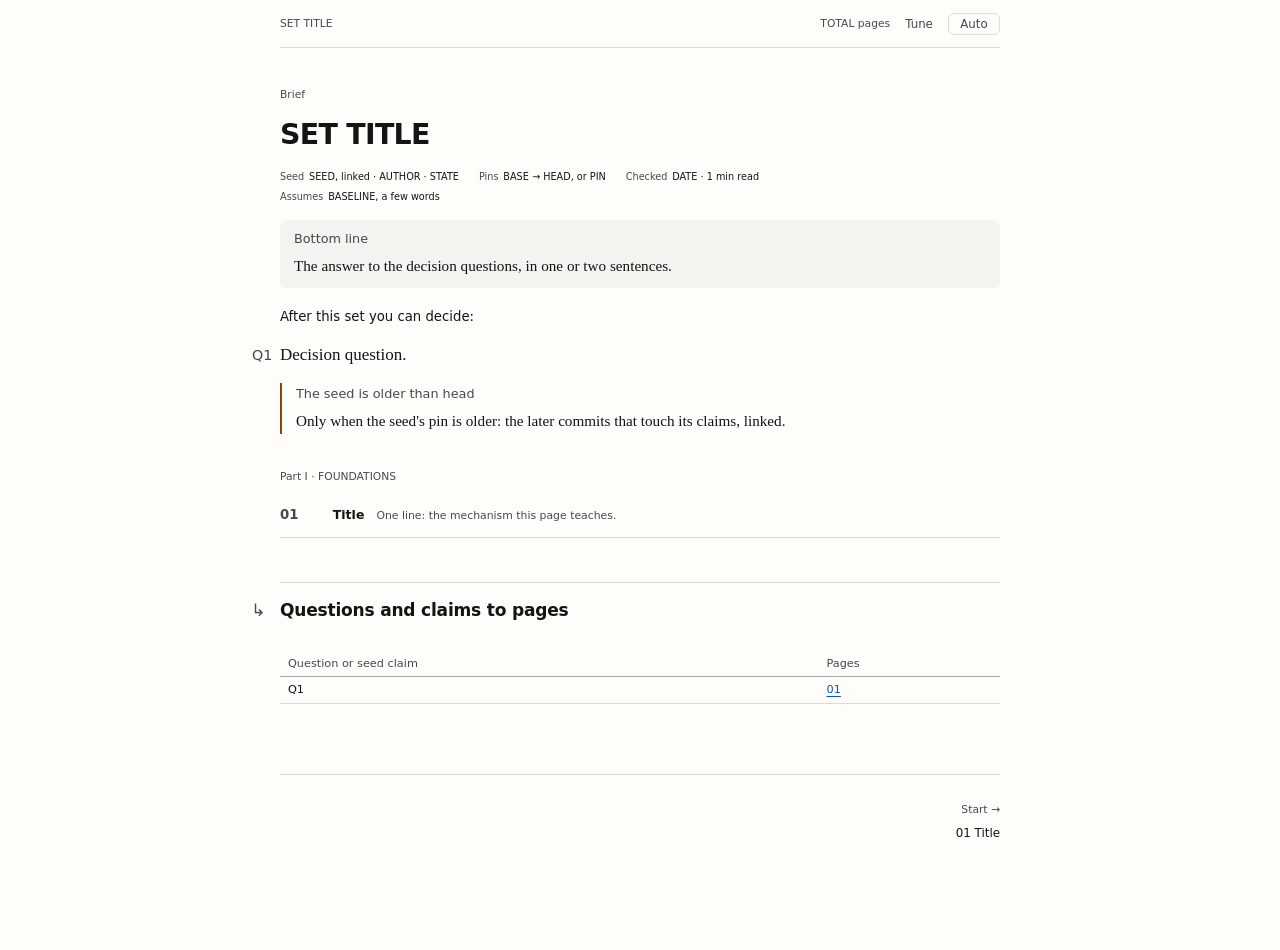
<file: agents/skills/briefing/assets/index.html>
<!doctype html>
<html lang="en">
<head>
<meta charset="utf-8">
<meta name="viewport" content="width=device-width, initial-scale=1">
<title>SET TITLE</title>
<link rel="stylesheet" href="brief.css">
<script src="brief.js"></script>
</head>
<body>
<main>
<div class="topbar">
  <a href="index.html">SET TITLE</a>
  <span>TOTAL pages <button class="theme-toggle" type="button" aria-label="Theme">Auto</button></span>
</div>

<div class="kicker">Brief</div>
<h1>SET TITLE</h1>
<dl class="meta">
  <div><dt>Seed</dt><dd>SEED, linked · AUTHOR · STATE</dd></div>
  <div><dt>Pins</dt><dd>BASE → HEAD, or PIN</dd></div>
  <div><dt>Checked</dt><dd>DATE · <span class="rt"></span></dd></div>
  <div class="own"><dt>Assumes</dt><dd>BASELINE, a few words</dd></div>
</dl>


<div class="callout tldr">
  <div class="callout-title">Bottom line</div>
  <p>The answer to the decision questions, in one or two sentences.</p>
</div>

<p><span class="rh">After this set you can decide:</span></p>
<ol class="questions">
  <li>Decision question.</li>
</ol>

<div class="callout warn">
  <div class="callout-title">The seed is older than head</div>
  <p>Only when the seed's pin is older: the later commits that touch its claims, linked.</p>
</div>

<div class="parts">
  <div class="part-title">Part I · FOUNDATIONS</div>
  <ul class="cards">
    <li><a href="01-SLUG.html"><span class="num">01</span><span class="t">Title</span><span class="d">One line: the mechanism this page teaches.</span></a></li>
  </ul>
</div>

<h2 id="map"><span class="n">↳</span>Questions and claims to pages</h2>
<div class="table-wrap"><table>
  <tr><th>Question or seed claim</th><th>Pages</th></tr>
  <tr><td>Q1</td><td><a href="01-SLUG.html">01</a></td></tr>
</table></div>

<div class="pager">
  <a class="next" href="01-SLUG.html"><small>Start →</small>01 Title</a>
</div>
</main>
</body>
</html>
</file>
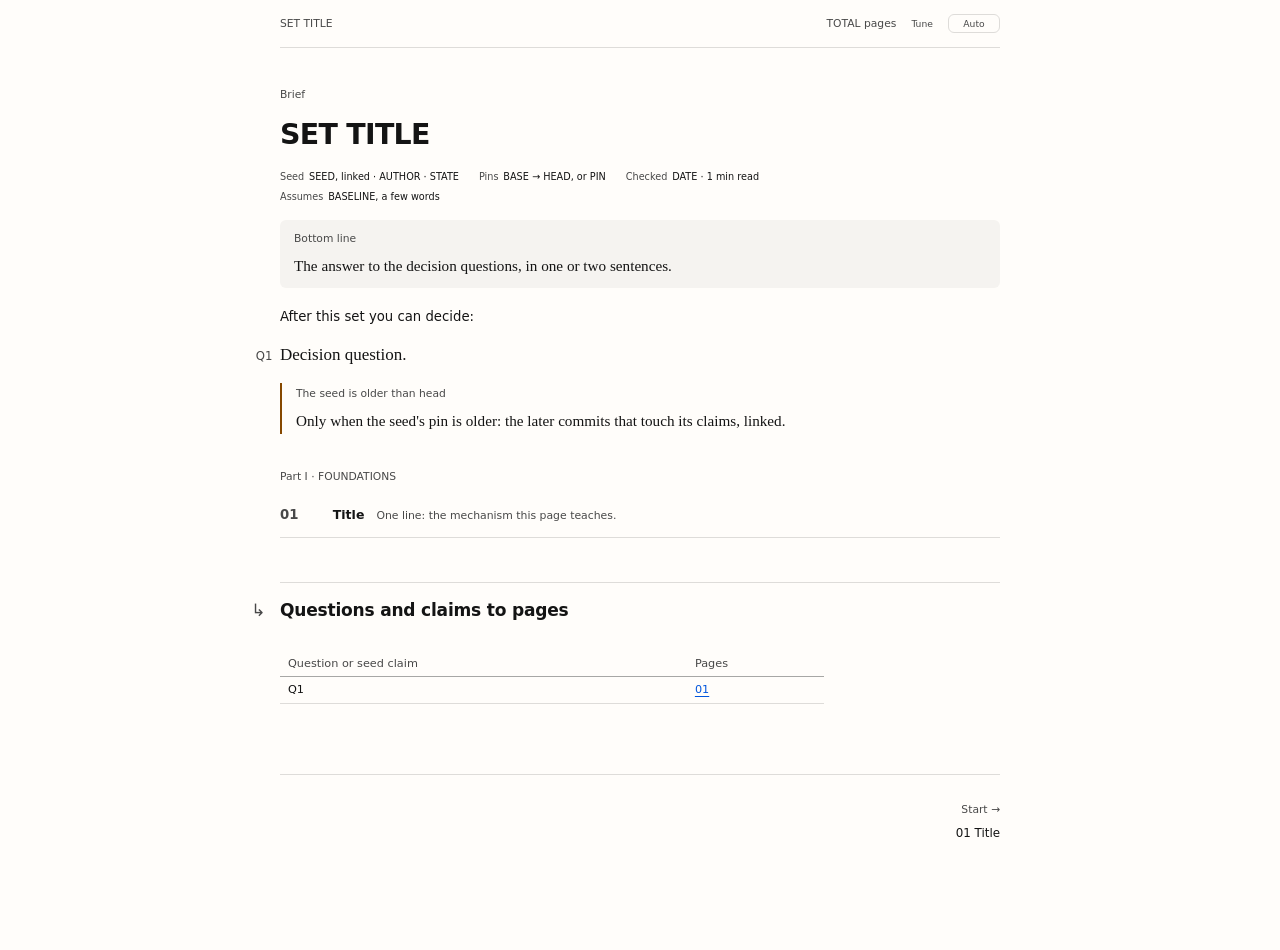
<file: agents/skills/typesetting/kit/index.html>
<!doctype html>
<html lang="en">
<head>
<meta charset="utf-8">
<meta name="viewport" content="width=device-width, initial-scale=1">
<title>SET TITLE</title>
<link rel="stylesheet" href="page.css">
<script src="page.js"></script>
</head>
<body>
<main>
<div class="topbar">
  <a href="index.html">SET TITLE</a>
  <span>TOTAL pages <button class="theme-toggle" type="button" aria-label="Theme">Auto</button></span>
</div>

<div class="kicker">Brief</div>
<h1>SET TITLE</h1>
<dl class="meta">
  <div><dt>Seed</dt><dd>SEED, linked · AUTHOR · STATE</dd></div>
  <div><dt>Pins</dt><dd>BASE → HEAD, or PIN</dd></div>
  <div><dt>Checked</dt><dd>DATE · <span class="rt"></span></dd></div>
  <div class="own"><dt>Assumes</dt><dd>BASELINE, a few words</dd></div>
</dl>


<div class="callout tldr">
  <div class="callout-title">Bottom line</div>
  <p>The answer to the decision questions, in one or two sentences.</p>
</div>

<p><span class="rh">After this set you can decide:</span></p>
<ol class="questions">
  <li>Decision question.</li>
</ol>

<div class="callout warn">
  <div class="callout-title">The seed is older than head</div>
  <p>Only when the seed's pin is older: the later commits that touch its claims, linked.</p>
</div>

<div class="parts">
  <div class="part-title">Part I · FOUNDATIONS</div>
  <ul class="cards">
    <li><a href="01-SLUG.html"><span class="num">01</span><span class="t">Title</span><span class="d">One line: the mechanism this page teaches.</span></a></li>
  </ul>
</div>

<h2 id="map"><span class="n">↳</span>Questions and claims to pages</h2>
<div class="table-wrap"><table>
  <tr><th>Question or seed claim</th><th>Pages</th></tr>
  <tr><td>Q1</td><td><a href="01-SLUG.html">01</a></td></tr>
</table></div>

<div class="pager">
  <a class="next" href="01-SLUG.html"><small>Start →</small>01 Title</a>
</div>
</main>
</body>
</html>
</file>
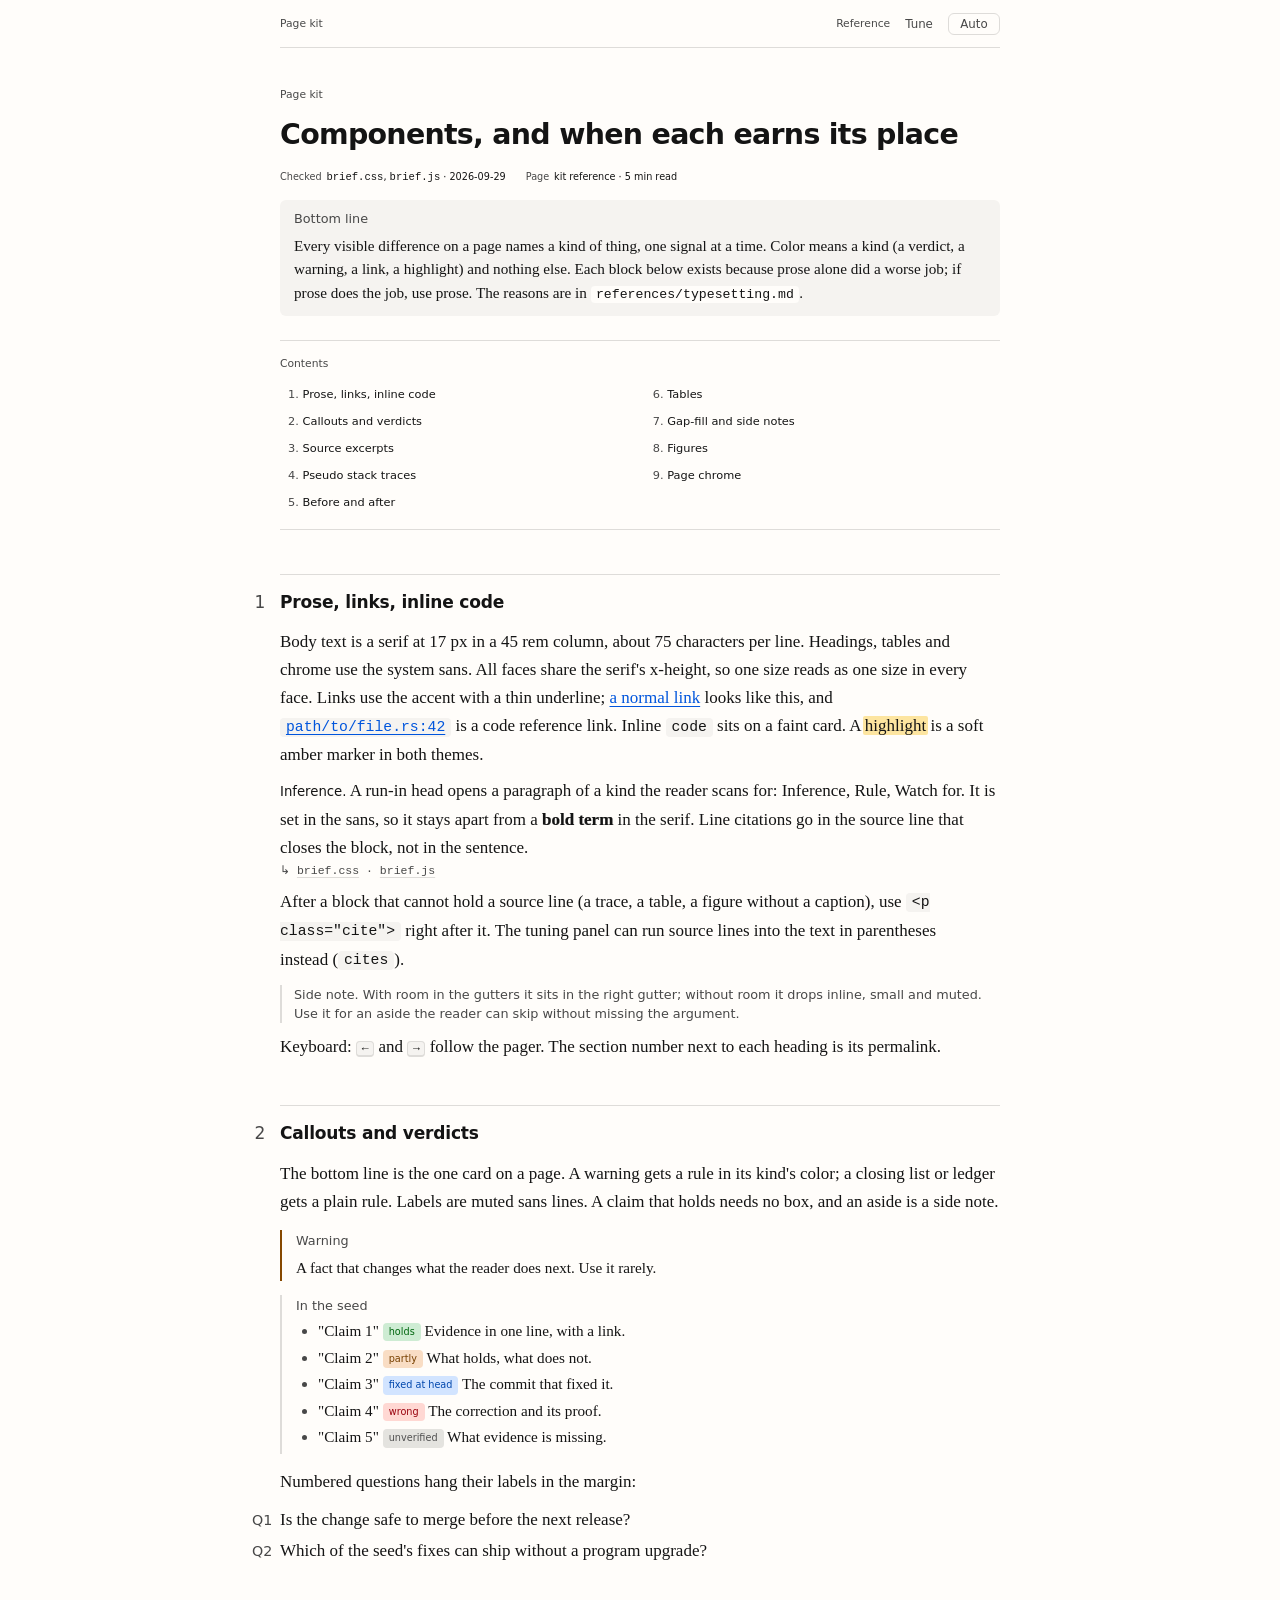
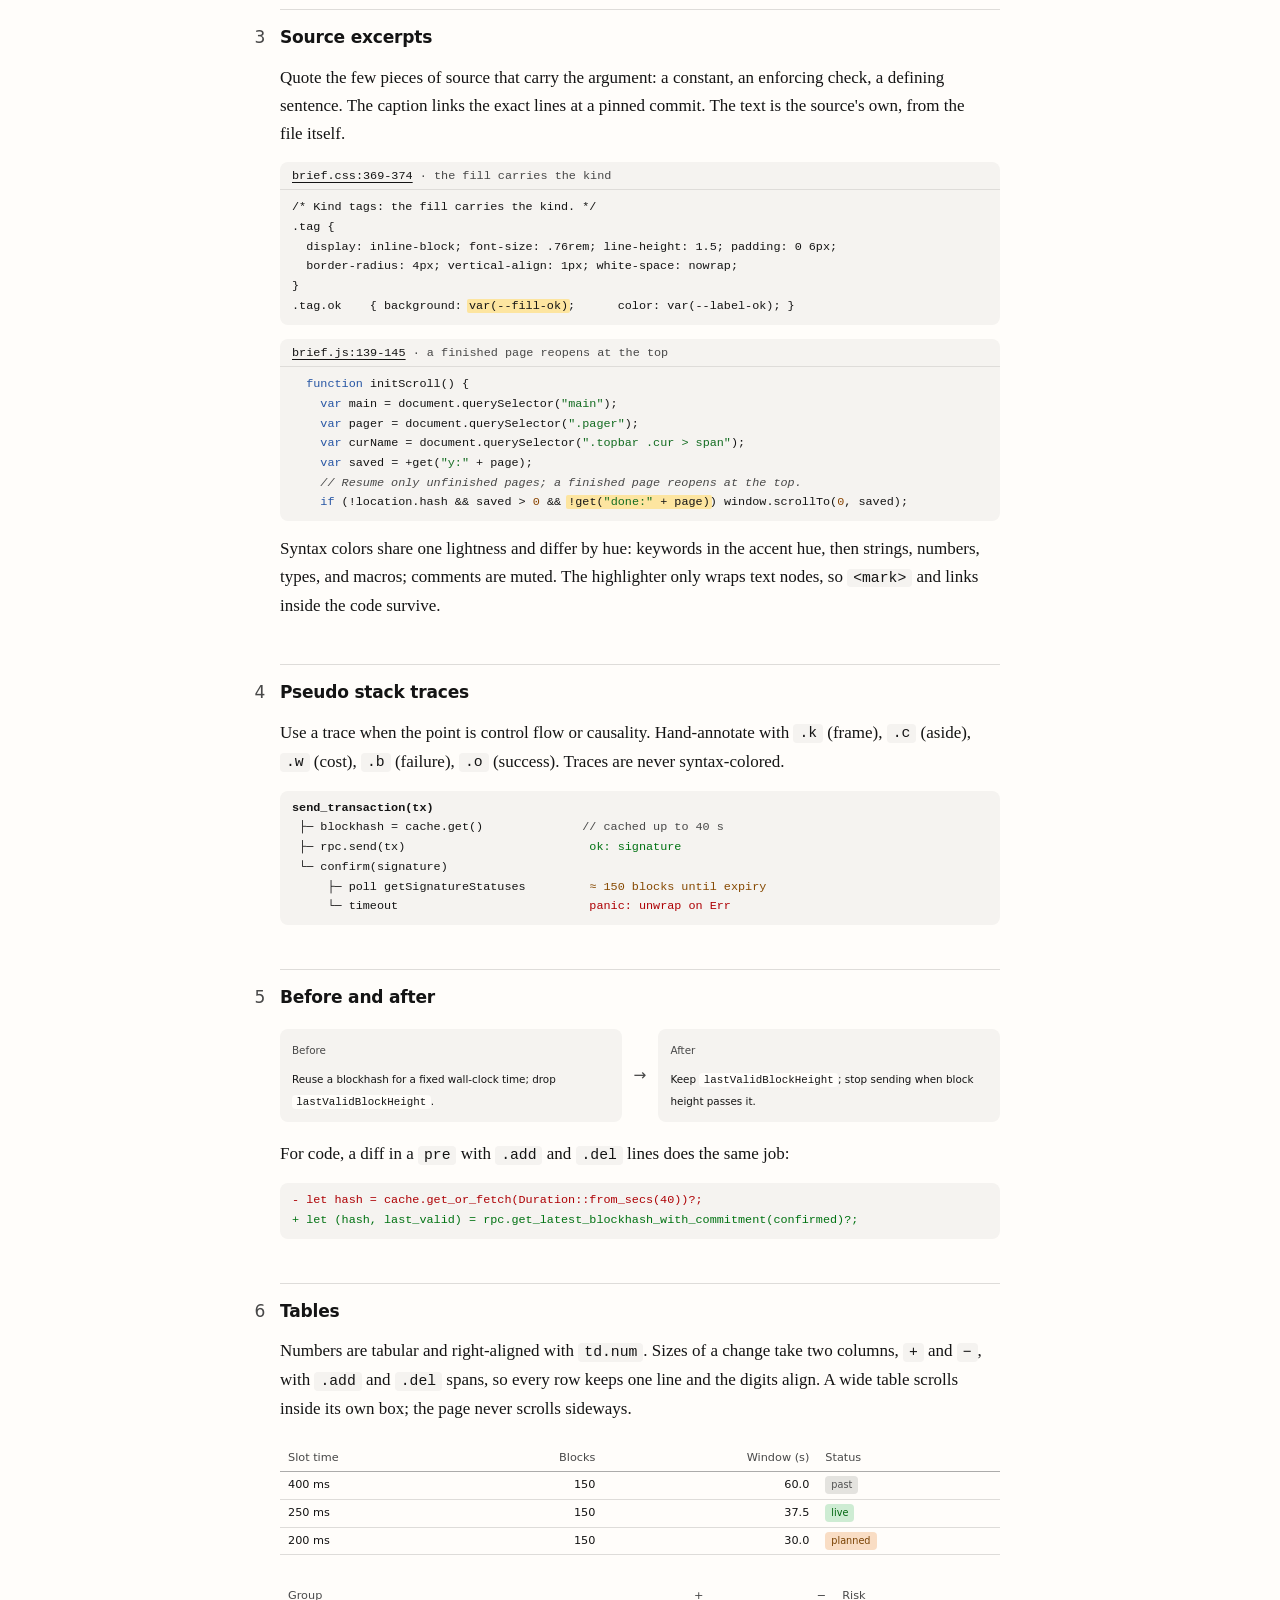
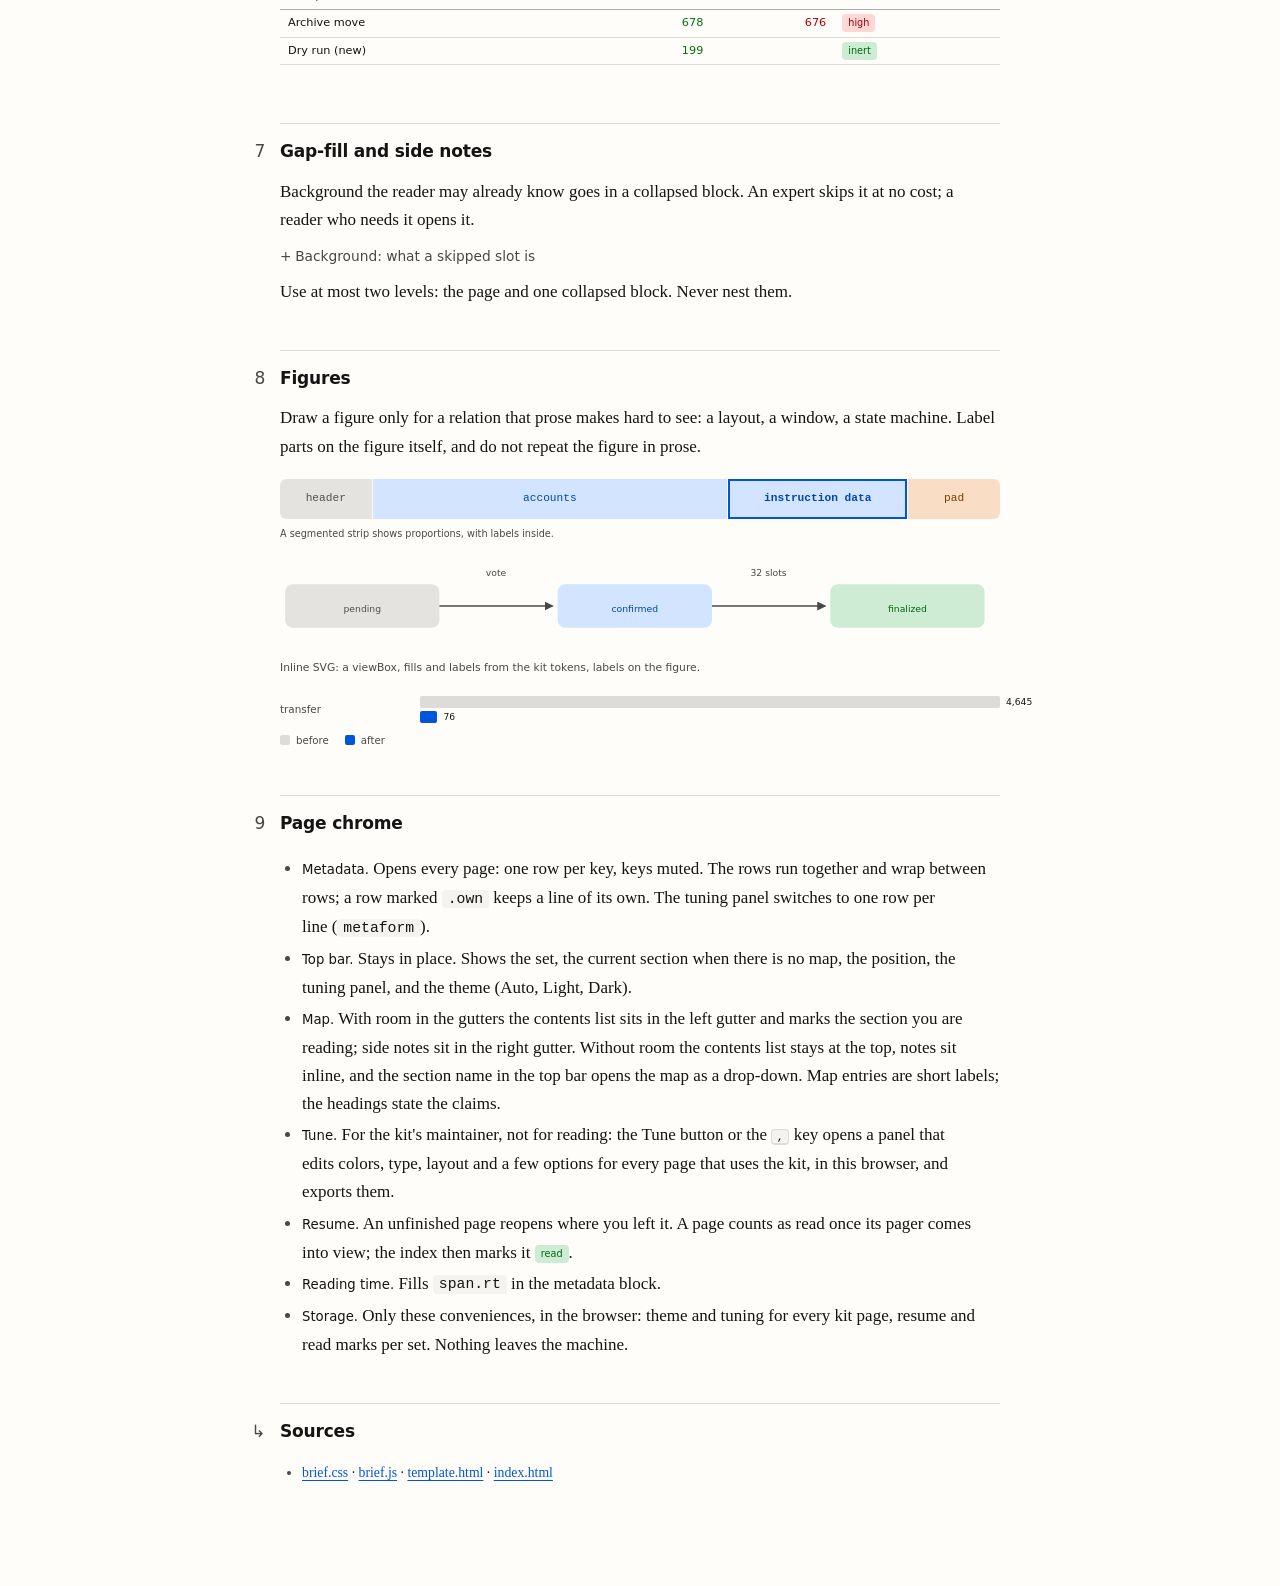
<file: agents/skills/briefing/assets/components.html>
<!doctype html>
<html lang="en">
<head>
<meta charset="utf-8">
<meta name="viewport" content="width=device-width, initial-scale=1">
<title>01 · Components</title>
<link rel="stylesheet" href="brief.css">
<script src="brief.js"></script>
</head>
<body>
<main>
<div class="topbar">
  <a href="components.html">Page kit</a>
  <span>Reference <button class="theme-toggle" type="button" aria-label="Theme">Auto</button></span>
</div>

<div class="kicker">Page kit</div>
<h1>Components, and when each earns its place</h1>
<dl class="meta">
  <div><dt>Checked</dt><dd><code>brief.css</code>, <code>brief.js</code> · 2026-09-29</dd></div>
  <div><dt>Page</dt><dd>kit reference · <span class="rt"></span></dd></div>
</dl>

<div class="callout tldr">
  <div class="callout-title">Bottom line</div>
  <p>Every visible difference on a page names a kind of thing, one signal at a time. Color means a kind (a verdict, a warning, a link, a highlight) and nothing else. Each block below exists because prose alone did a worse job; if prose does the job, use prose. The reasons are in <code>references/typesetting.md</code>.</p>
</div>

<nav class="toc"><b>Contents</b><ol>
  <li><a href="#prose">Prose, links, inline code</a></li>
  <li><a href="#callouts">Callouts and verdicts</a></li>
  <li><a href="#excerpt">Source excerpts</a></li>
  <li><a href="#trace">Pseudo stack traces</a></li>
  <li><a href="#flow">Before and after</a></li>
  <li><a href="#tables">Tables</a></li>
  <li><a href="#more">Gap-fill and side notes</a></li>
  <li><a href="#figs">Figures</a></li>
  <li><a href="#chrome">Page chrome</a></li>
</ol></nav>

<h2 id="prose"><span class="n">1</span>Prose, links, inline code</h2>
<p>Body text is a serif at 17 px in a 45 rem column, about 75 characters per line. Headings, tables and chrome use the system sans. All faces share the serif's x-height, so one size reads as one size in every face. Links use the accent with a thin underline; <a href="https://github.com/rust-lang/rust">a normal link</a> looks like this, and <a href="#excerpt"><code>path/to/file.rs:42</code></a> is a code reference link. Inline <code>code</code> sits on a faint card. A <mark>highlight</mark> is a soft amber marker in both themes.</p>
<p><span class="rh">Inference.</span> A run-in head opens a paragraph of a kind the reader scans for: Inference, Rule, Watch for. It is set in the sans, so it stays apart from a <b>bold term</b> in the serif. Line citations go in the source line that closes the block, not in the sentence. <span class="cite"><a href="brief.css">brief.css</a> · <a href="brief.js">brief.js</a></span></p>
<p>After a block that cannot hold a source line (a trace, a table, a figure without a caption), use <code>&lt;p class="cite"&gt;</code> right after it. The tuning panel can run source lines into the text in parentheses instead (<code>cites</code>).</p>
<aside class="side">Side note. With room in the gutters it sits in the right gutter; without room it drops inline, small and muted. Use it for an aside the reader can skip without missing the argument.</aside>
<p>Keyboard: <kbd>←</kbd> and <kbd>→</kbd> follow the pager. The section number next to each heading is its permalink.</p>

<h2 id="callouts"><span class="n">2</span>Callouts and verdicts</h2>
<p>The bottom line is the one card on a page. A warning gets a rule in its kind's color; a closing list or ledger gets a plain rule. Labels are muted sans lines. A claim that holds needs no box, and an aside is a side note.</p>

<div class="callout warn">
  <div class="callout-title">Warning</div>
  <p>A fact that changes what the reader does next. Use it rarely.</p>
</div>
<div class="callout report">
  <div class="callout-title">In the seed</div>
  <ul>
    <li>"Claim 1" <span class="tag ok">holds</span> <span class="ev">Evidence in one line, with a link.</span></li>
    <li>"Claim 2" <span class="tag warn">partly</span> <span class="ev">What holds, what does not.</span></li>
    <li>"Claim 3" <span class="tag info">fixed at head</span> <span class="ev">The commit that fixed it.</span></li>
    <li>"Claim 4" <span class="tag bad">wrong</span> <span class="ev">The correction and its proof.</span></li>
    <li>"Claim 5" <span class="tag muted">unverified</span> <span class="ev">What evidence is missing.</span></li>
  </ul>
</div>
<p>Numbered questions hang their labels in the margin:</p>
<ol class="questions">
  <li>Is the change safe to merge before the next release?</li>
  <li>Which of the seed's fixes can ship without a program upgrade?</li>
</ol>

<h2 id="excerpt"><span class="n">3</span>Source excerpts</h2>
<p>Quote the few pieces of source that carry the argument: a constant, an enforcing check, a defining sentence. The caption links the exact lines at a pinned commit. The text is the source's own, from the file itself.</p>
<figure class="excerpt"><figcaption><a href="brief.css">brief.css:369-374</a> · the fill carries the kind</figcaption><pre>/* Kind tags: the fill carries the kind. */
.tag {
  display: inline-block; font-size: .76rem; line-height: 1.5; padding: 0 6px;
  border-radius: 4px; vertical-align: 1px; white-space: nowrap;
}
.tag.ok    { background: <mark>var(--fill-ok)</mark>;      color: var(--label-ok); }</pre></figure>
<figure class="excerpt"><figcaption><a href="brief.js">brief.js:139-145</a> · a finished page reopens at the top</figcaption><pre>  function initScroll() {
    var main = document.querySelector("main");
    var pager = document.querySelector(".pager");
    var curName = document.querySelector(".topbar .cur &gt; span");
    var saved = +get("y:" + page);
    // Resume only unfinished pages; a finished page reopens at the top.
    if (!location.hash &amp;&amp; saved &gt; 0 &amp;&amp; <mark>!get("done:" + page)</mark>) window.scrollTo(0, saved);</pre></figure>
<p>Syntax colors share one lightness and differ by hue: keywords in the accent hue, then strings, numbers, types, and macros; comments are muted. The highlighter only wraps text nodes, so <code>&lt;mark&gt;</code> and links inside the code survive.</p>

<h2 id="trace"><span class="n">4</span>Pseudo stack traces</h2>
<p>Use a trace when the point is control flow or causality. Hand-annotate with <code>.k</code> (frame), <code>.c</code> (aside), <code>.w</code> (cost), <code>.b</code> (failure), <code>.o</code> (success). Traces are never syntax-colored.</p>
<pre class="trace"><span class="k">send_transaction(tx)</span>
 ├─ blockhash = cache.get()              <span class="c">// cached up to 40 s</span>
 ├─ rpc.send(tx)                          <span class="o">ok: signature</span>
 └─ confirm(signature)
     ├─ poll getSignatureStatuses         <span class="w">≈ 150 blocks until expiry</span>
     └─ timeout                           <span class="b">panic: unwrap on Err</span></pre>

<h2 id="flow"><span class="n">5</span>Before and after</h2>
<div class="flow">
  <div class="box"><b class="h">Before</b>Reuse a blockhash for a fixed wall-clock time; drop <code>lastValidBlockHeight</code>.</div>
  <div class="arrow">→</div>
  <div class="box"><b class="h">After</b>Keep <code>lastValidBlockHeight</code>; stop sending when block height passes it.</div>
</div>
<p>For code, a diff in a <code>pre</code> with <code>.add</code> and <code>.del</code> lines does the same job:</p>
<pre class="trace"><span class="del">- let hash = cache.get_or_fetch(Duration::from_secs(40))?;</span>
<span class="add">+ let (hash, last_valid) = rpc.get_latest_blockhash_with_commitment(confirmed)?;</span></pre>

<h2 id="tables"><span class="n">6</span>Tables</h2>
<p>Numbers are tabular and right-aligned with <code>td.num</code>. Sizes of a change take two columns, <code>+</code> and <code>−</code>, with <code>.add</code> and <code>.del</code> spans, so every row keeps one line and the digits align. A wide table scrolls inside its own box; the page never scrolls sideways.</p>
<div class="table-wrap"><table>
  <tr><th>Slot time</th><th class="num">Blocks</th><th class="num">Window (s)</th><th>Status</th></tr>
  <tr><td>400 ms</td><td class="num">150</td><td class="num">60.0</td><td><span class="tag muted">past</span></td></tr>
  <tr><td>250 ms</td><td class="num">150</td><td class="num">37.5</td><td><span class="tag ok">live</span></td></tr>
  <tr><td>200 ms</td><td class="num">150</td><td class="num">30.0</td><td><span class="tag warn">planned</span></td></tr>
</table></div>
<table>
  <tr><th>Group</th><th class="num">+</th><th class="num">−</th><th>Risk</th></tr>
  <tr><td>Archive move</td><td class="num"><span class="add">678</span></td><td class="num"><span class="del">676</span></td><td><span class="tag bad">high</span></td></tr>
  <tr><td>Dry run (new)</td><td class="num"><span class="add">199</span></td><td class="num"></td><td><span class="tag ok">inert</span></td></tr>
</table>

<h2 id="more"><span class="n">7</span>Gap-fill and side notes</h2>
<p>Background the reader may already know goes in a collapsed block. An expert skips it at no cost; a reader who needs it opens it.</p>
<details class="more"><summary>Background: what a skipped slot is</summary>
<p>A slot is a leader's time window. If the leader produces no block, the slot is skipped: slot numbers advance, block height does not.</p>
</details>
<p>Use at most two levels: the page and one collapsed block. Never nest them.</p>

<h2 id="figs"><span class="n">8</span>Figures</h2>
<p>Draw a figure only for a relation that prose makes hard to see: a layout, a window, a state machine. Label parts on the figure itself, and do not repeat the figure in prose.</p>
<div class="strip" style="margin:18px 0 6px">
  <div class="s3" style="flex:1">header</div>
  <div class="s1" style="flex:4">accounts</div>
  <div class="s2" style="flex:2">instruction data</div>
  <div class="sw" style="flex:1">pad</div>
</div>
<p class="meta" style="margin-top:0">A segmented strip shows proportions, with labels inside.</p>
<figure>
<svg class="fig" viewBox="0 0 560 70" role="img" aria-label="State machine: pending, then confirmed after a vote, then finalized after 32 slots">
  <rect x="4" y="18" width="120" height="34" rx="6" style="fill:var(--fill-neutral)"/>
  <text x="64" y="40" text-anchor="middle" style="fill:var(--label-neutral)">pending</text>
  <rect x="216" y="18" width="120" height="34" rx="6" style="fill:var(--fill-accent)"/>
  <text x="276" y="40" text-anchor="middle" style="fill:var(--label-accent)">confirmed</text>
  <rect x="428" y="18" width="120" height="34" rx="6" style="fill:var(--fill-ok)"/>
  <text x="488" y="40" text-anchor="middle" style="fill:var(--label-ok)">finalized</text>
  <path d="M124 35 H212" style="stroke:var(--muted);fill:none" marker-end="url(#arrow)"/>
  <path d="M336 35 H424" style="stroke:var(--muted);fill:none" marker-end="url(#arrow)"/>
  <text x="168" y="12" text-anchor="middle" class="muted">vote</text>
  <text x="380" y="12" text-anchor="middle" class="muted">32 slots</text>
  <defs><marker id="arrow" viewBox="0 0 8 8" refX="7" refY="4" markerWidth="7" markerHeight="7" orient="auto"><path d="M0 0 L8 4 L0 8 z" style="fill:var(--muted)"/></marker></defs>
</svg>
<figcaption>Inline SVG: a viewBox, fills and labels from the kit tokens, labels on the figure.</figcaption>
</figure>
<div class="bars">
  <div class="bar-row"><span class="lbl">transfer</span><div class="bar-pair"><div class="bar old" style="width:100%"><span>4,645</span></div><div class="bar new" style="width:3%"><span>76</span></div></div></div>
  <div class="legend"><span><i style="background:var(--bar-old)"></i>before</span><span><i style="background:var(--bar-new)"></i>after</span></div>
</div>

<h2 id="chrome"><span class="n">9</span>Page chrome</h2>
<ul>
  <li><span class="rh">Metadata.</span> Opens every page: one row per key, keys muted. The rows run together and wrap between rows; a row marked <code>.own</code> keeps a line of its own. The tuning panel switches to one row per line (<code>metaform</code>).</li>
  <li><span class="rh">Top bar.</span> Stays in place. Shows the set, the current section when there is no map, the position, the tuning panel, and the theme (Auto, Light, Dark).</li>
  <li><span class="rh">Map.</span> With room in the gutters the contents list sits in the left gutter and marks the section you are reading; side notes sit in the right gutter. Without room the contents list stays at the top, notes sit inline, and the section name in the top bar opens the map as a drop-down. Map entries are short labels; the headings state the claims.</li>
  <li><span class="rh">Tune.</span> For the kit's maintainer, not for reading: the Tune button or the <kbd>,</kbd> key opens a panel that edits colors, type, layout and a few options for every page that uses the kit, in this browser, and exports them.</li>
  <li><span class="rh">Resume.</span> An unfinished page reopens where you left it. A page counts as read once its pager comes into view; the index then marks it <span class="tag ok">read</span>.</li>
  <li><span class="rh">Reading time.</span> Fills <code>span.rt</code> in the metadata block.</li>
  <li><span class="rh">Storage.</span> Only these conveniences, in the browser: theme and tuning for every kit page, resume and read marks per set. Nothing leaves the machine.</li>
</ul>

<h2 id="sources"><span class="n">↳</span>Sources</h2>
<ul class="src">
  <li><a href="brief.css">brief.css</a> · <a href="brief.js">brief.js</a> · <a href="template.html">template.html</a> · <a href="index.html">index.html</a></li>
</ul>

</main>

</body>
</html>
</file>
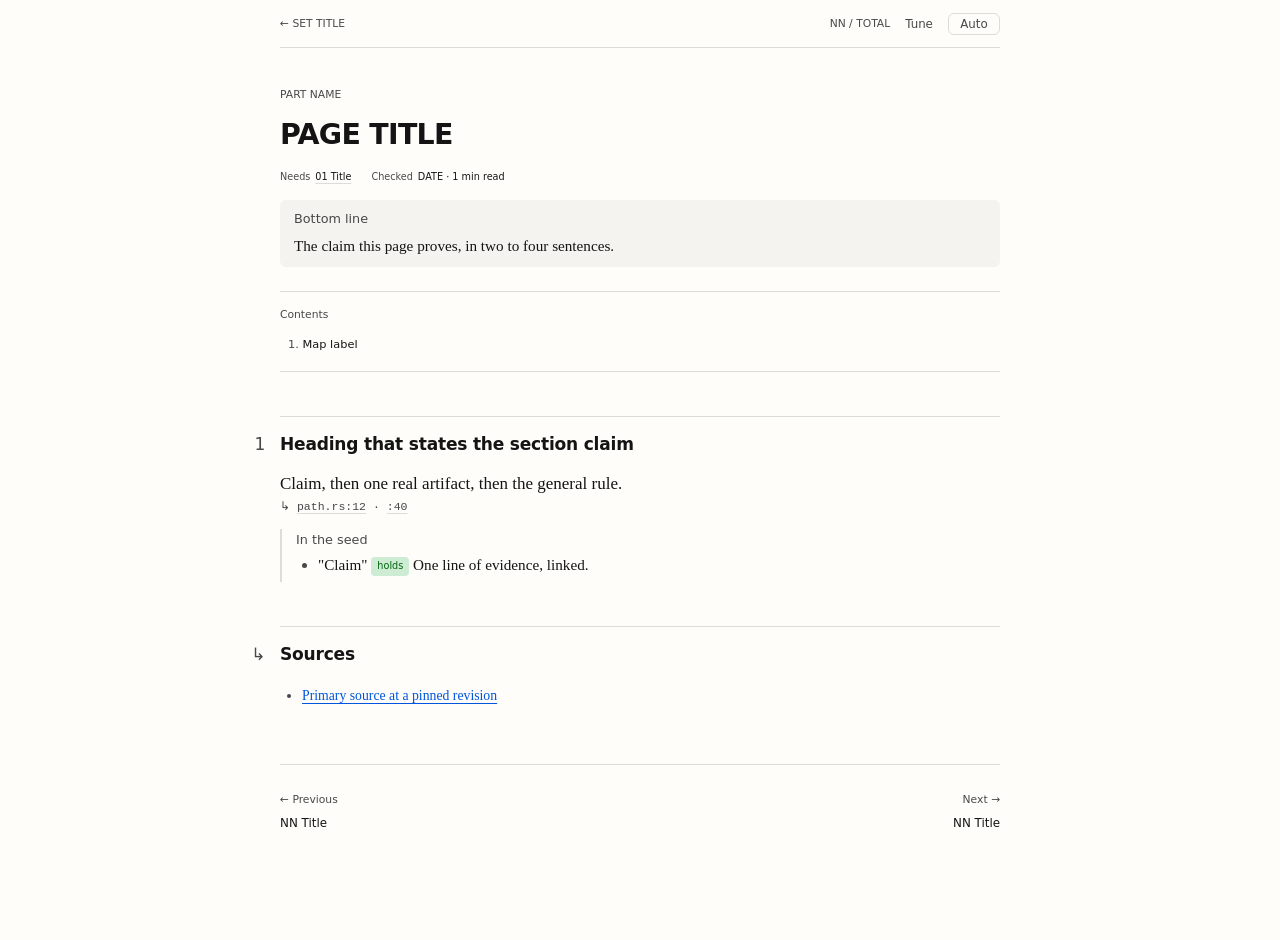
<file: agents/skills/briefing/assets/template.html>
<!doctype html>
<html lang="en">
<head>
<meta charset="utf-8">
<meta name="viewport" content="width=device-width, initial-scale=1">
<title>NN · PAGE TITLE</title>
<link rel="stylesheet" href="brief.css">
<script src="brief.js"></script>
</head>
<body>
<main>
<div class="topbar">
  <a href="index.html">← SET TITLE</a>
  <span>NN / TOTAL <button class="theme-toggle" type="button" aria-label="Theme">Auto</button></span>
</div>

<div class="kicker">PART NAME</div>
<h1>PAGE TITLE</h1>
<dl class="meta">
  <div><dt>Needs</dt><dd><a href="01-SLUG.html">01 Title</a></dd></div>
  <div><dt>Checked</dt><dd>DATE · <span class="rt"></span></dd></div>
</dl>

<div class="callout tldr">
  <div class="callout-title">Bottom line</div>
  <p>The claim this page proves, in two to four sentences.</p>
</div>

<nav class="toc"><b>Contents</b><ol>
  <li><a href="#s1">Map label</a></li>
</ol></nav>

<h2 id="s1"><span class="n">1</span>Heading that states the section claim</h2>
<p>Claim, then one real artifact, then the general rule. <span class="cite"><a href="https://…">path.rs:12</a> · <a href="https://…">:40</a></span></p>

<div class="callout report">
  <div class="callout-title">In the seed</div>
  <ul>
    <li>"Claim" <span class="tag ok">holds</span> <span class="ev">One line of evidence, linked.</span></li>
  </ul>
</div>

<h2 id="sources"><span class="n">↳</span>Sources</h2>
<ul class="src">
  <li><a href="https://…">Primary source at a pinned revision</a></li>
</ul>

<div class="pager">
  <a href="PREV.html"><small>← Previous</small>NN Title</a>
  <a class="next" href="NEXT.html"><small>Next →</small>NN Title</a>
</div>
</main>
</body>
</html>
</file>
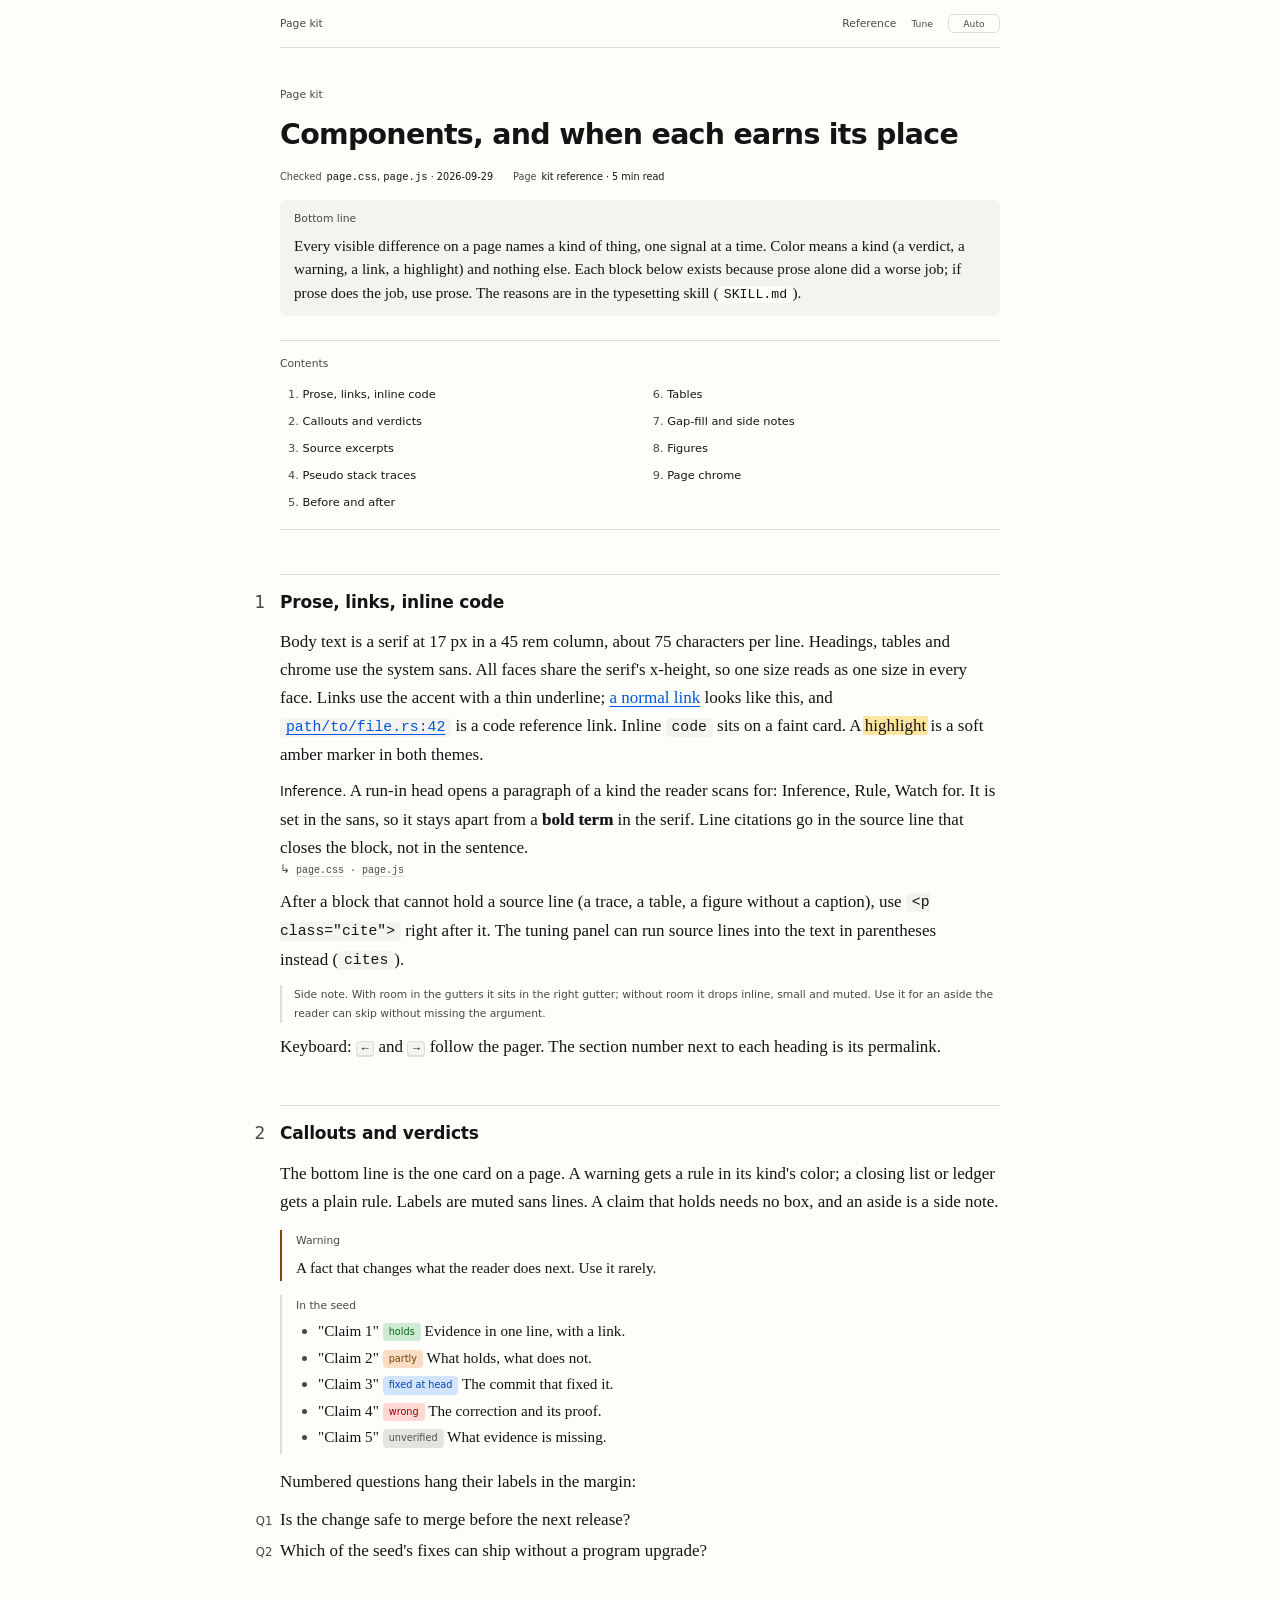
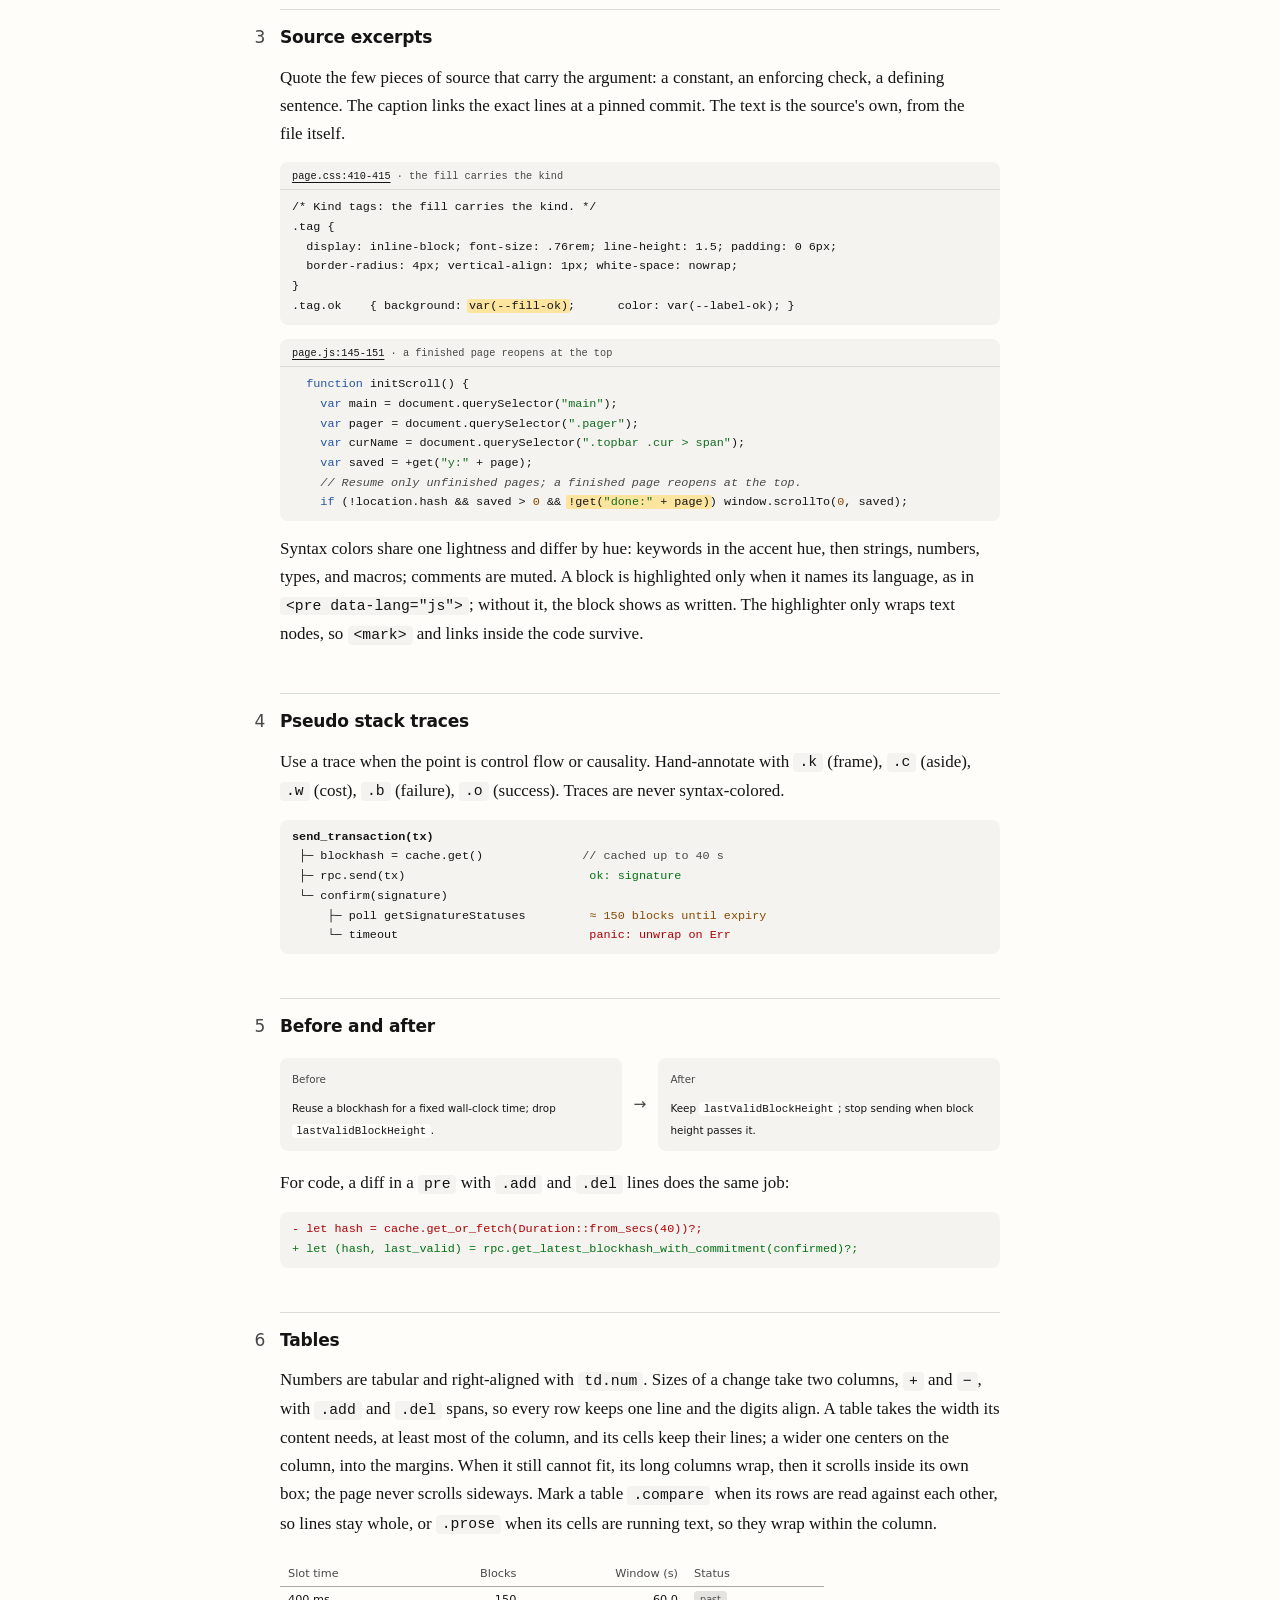
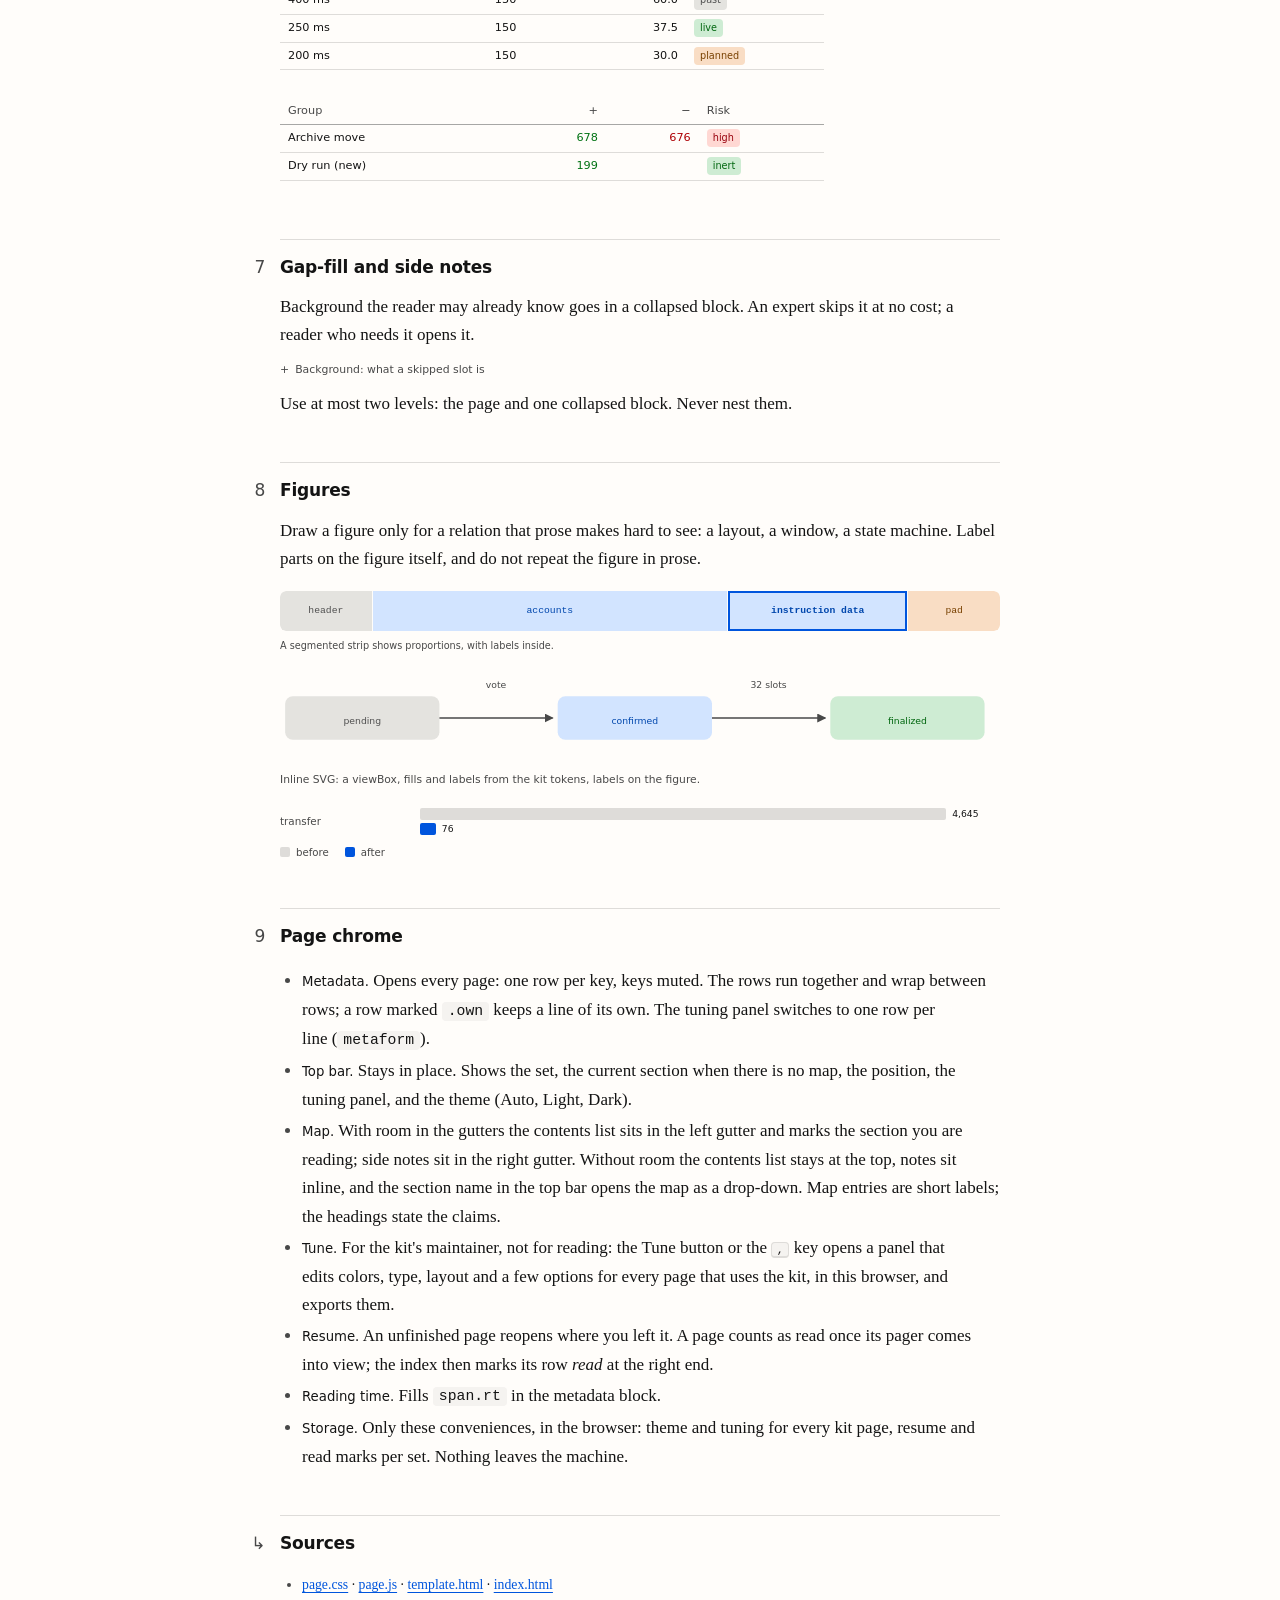
<file: agents/skills/typesetting/kit/components.html>
<!doctype html>
<html lang="en">
<head>
<meta charset="utf-8">
<meta name="viewport" content="width=device-width, initial-scale=1">
<title>01 · Components</title>
<link rel="stylesheet" href="page.css">
<script src="page.js"></script>
</head>
<body>
<main>
<div class="topbar">
  <a href="components.html">Page kit</a>
  <span>Reference <button class="theme-toggle" type="button" aria-label="Theme">Auto</button></span>
</div>

<div class="kicker">Page kit</div>
<h1>Components, and when each earns its place</h1>
<dl class="meta">
  <div><dt>Checked</dt><dd><code>page.css</code>, <code>page.js</code> · 2026-09-29</dd></div>
  <div><dt>Page</dt><dd>kit reference · <span class="rt"></span></dd></div>
</dl>

<div class="callout tldr">
  <div class="callout-title">Bottom line</div>
  <p>Every visible difference on a page names a kind of thing, one signal at a time. Color means a kind (a verdict, a warning, a link, a highlight) and nothing else. Each block below exists because prose alone did a worse job; if prose does the job, use prose. The reasons are in the typesetting skill (<code>SKILL.md</code>).</p>
</div>

<nav class="toc"><b>Contents</b><ol>
  <li><a href="#prose">Prose, links, inline code</a></li>
  <li><a href="#callouts">Callouts and verdicts</a></li>
  <li><a href="#excerpt">Source excerpts</a></li>
  <li><a href="#trace">Pseudo stack traces</a></li>
  <li><a href="#flow">Before and after</a></li>
  <li><a href="#tables">Tables</a></li>
  <li><a href="#more">Gap-fill and side notes</a></li>
  <li><a href="#figs">Figures</a></li>
  <li><a href="#chrome">Page chrome</a></li>
</ol></nav>

<h2 id="prose"><span class="n">1</span>Prose, links, inline code</h2>
<p>Body text is a serif at 17 px in a 45 rem column, about 75 characters per line. Headings, tables and chrome use the system sans. All faces share the serif's x-height, so one size reads as one size in every face. Links use the accent with a thin underline; <a href="https://github.com/rust-lang/rust">a normal link</a> looks like this, and <a href="#excerpt"><code>path/to/file.rs:42</code></a> is a code reference link. Inline <code>code</code> sits on a faint card. A <mark>highlight</mark> is a soft amber marker in both themes.</p>
<p><span class="rh">Inference.</span> A run-in head opens a paragraph of a kind the reader scans for: Inference, Rule, Watch for. It is set in the sans, so it stays apart from a <b>bold term</b> in the serif. Line citations go in the source line that closes the block, not in the sentence. <span class="cite"><a href="page.css">page.css</a> · <a href="page.js">page.js</a></span></p>
<p>After a block that cannot hold a source line (a trace, a table, a figure without a caption), use <code>&lt;p class="cite"&gt;</code> right after it. The tuning panel can run source lines into the text in parentheses instead (<code>cites</code>).</p>
<aside class="side">Side note. With room in the gutters it sits in the right gutter; without room it drops inline, small and muted. Use it for an aside the reader can skip without missing the argument.</aside>
<p>Keyboard: <kbd>←</kbd> and <kbd>→</kbd> follow the pager. The section number next to each heading is its permalink.</p>

<h2 id="callouts"><span class="n">2</span>Callouts and verdicts</h2>
<p>The bottom line is the one card on a page. A warning gets a rule in its kind's color; a closing list or ledger gets a plain rule. Labels are muted sans lines. A claim that holds needs no box, and an aside is a side note.</p>

<div class="callout warn">
  <div class="callout-title">Warning</div>
  <p>A fact that changes what the reader does next. Use it rarely.</p>
</div>
<div class="callout report">
  <div class="callout-title">In the seed</div>
  <ul>
    <li>"Claim 1" <span class="tag ok">holds</span> <span class="ev">Evidence in one line, with a link.</span></li>
    <li>"Claim 2" <span class="tag warn">partly</span> <span class="ev">What holds, what does not.</span></li>
    <li>"Claim 3" <span class="tag info">fixed at head</span> <span class="ev">The commit that fixed it.</span></li>
    <li>"Claim 4" <span class="tag bad">wrong</span> <span class="ev">The correction and its proof.</span></li>
    <li>"Claim 5" <span class="tag muted">unverified</span> <span class="ev">What evidence is missing.</span></li>
  </ul>
</div>
<p>Numbered questions hang their labels in the margin:</p>
<ol class="questions">
  <li>Is the change safe to merge before the next release?</li>
  <li>Which of the seed's fixes can ship without a program upgrade?</li>
</ol>

<h2 id="excerpt"><span class="n">3</span>Source excerpts</h2>
<p>Quote the few pieces of source that carry the argument: a constant, an enforcing check, a defining sentence. The caption links the exact lines at a pinned commit. The text is the source's own, from the file itself.</p>
<figure class="excerpt"><figcaption><a href="page.css">page.css:410-415</a> · the fill carries the kind</figcaption><pre>/* Kind tags: the fill carries the kind. */
.tag {
  display: inline-block; font-size: .76rem; line-height: 1.5; padding: 0 6px;
  border-radius: 4px; vertical-align: 1px; white-space: nowrap;
}
.tag.ok    { background: <mark>var(--fill-ok)</mark>;      color: var(--label-ok); }</pre></figure>
<figure class="excerpt"><figcaption><a href="page.js">page.js:145-151</a> · a finished page reopens at the top</figcaption><pre data-lang="js">  function initScroll() {
    var main = document.querySelector("main");
    var pager = document.querySelector(".pager");
    var curName = document.querySelector(".topbar .cur &gt; span");
    var saved = +get("y:" + page);
    // Resume only unfinished pages; a finished page reopens at the top.
    if (!location.hash &amp;&amp; saved &gt; 0 &amp;&amp; <mark>!get("done:" + page)</mark>) window.scrollTo(0, saved);</pre></figure>
<p>Syntax colors share one lightness and differ by hue: keywords in the accent hue, then strings, numbers, types, and macros; comments are muted. A block is highlighted only when it names its language, as in <code>&lt;pre data-lang="js"&gt;</code>; without it, the block shows as written. The highlighter only wraps text nodes, so <code>&lt;mark&gt;</code> and links inside the code survive.</p>

<h2 id="trace"><span class="n">4</span>Pseudo stack traces</h2>
<p>Use a trace when the point is control flow or causality. Hand-annotate with <code>.k</code> (frame), <code>.c</code> (aside), <code>.w</code> (cost), <code>.b</code> (failure), <code>.o</code> (success). Traces are never syntax-colored.</p>
<pre class="trace"><span class="k">send_transaction(tx)</span>
 ├─ blockhash = cache.get()              <span class="c">// cached up to 40 s</span>
 ├─ rpc.send(tx)                          <span class="o">ok: signature</span>
 └─ confirm(signature)
     ├─ poll getSignatureStatuses         <span class="w">≈ 150 blocks until expiry</span>
     └─ timeout                           <span class="b">panic: unwrap on Err</span></pre>

<h2 id="flow"><span class="n">5</span>Before and after</h2>
<div class="flow">
  <div class="box"><b class="h">Before</b>Reuse a blockhash for a fixed wall-clock time; drop <code>lastValidBlockHeight</code>.</div>
  <div class="arrow">→</div>
  <div class="box"><b class="h">After</b>Keep <code>lastValidBlockHeight</code>; stop sending when block height passes it.</div>
</div>
<p>For code, a diff in a <code>pre</code> with <code>.add</code> and <code>.del</code> lines does the same job:</p>
<pre class="trace"><span class="del">- let hash = cache.get_or_fetch(Duration::from_secs(40))?;</span>
<span class="add">+ let (hash, last_valid) = rpc.get_latest_blockhash_with_commitment(confirmed)?;</span></pre>

<h2 id="tables"><span class="n">6</span>Tables</h2>
<p>Numbers are tabular and right-aligned with <code>td.num</code>. Sizes of a change take two columns, <code>+</code> and <code>−</code>, with <code>.add</code> and <code>.del</code> spans, so every row keeps one line and the digits align. A table takes the width its content needs, at least most of the column, and its cells keep their lines; a wider one centers on the column, into the margins. When it still cannot fit, its long columns wrap, then it scrolls inside its own box; the page never scrolls sideways. Mark a table <code>.compare</code> when its rows are read against each other, so lines stay whole, or <code>.prose</code> when its cells are running text, so they wrap within the column.</p>
<div class="table-wrap"><table>
  <tr><th>Slot time</th><th class="num">Blocks</th><th class="num">Window (s)</th><th>Status</th></tr>
  <tr><td>400 ms</td><td class="num">150</td><td class="num">60.0</td><td><span class="tag muted">past</span></td></tr>
  <tr><td>250 ms</td><td class="num">150</td><td class="num">37.5</td><td><span class="tag ok">live</span></td></tr>
  <tr><td>200 ms</td><td class="num">150</td><td class="num">30.0</td><td><span class="tag warn">planned</span></td></tr>
</table></div>
<table>
  <tr><th>Group</th><th class="num">+</th><th class="num">−</th><th>Risk</th></tr>
  <tr><td>Archive move</td><td class="num"><span class="add">678</span></td><td class="num"><span class="del">676</span></td><td><span class="tag bad">high</span></td></tr>
  <tr><td>Dry run (new)</td><td class="num"><span class="add">199</span></td><td class="num"></td><td><span class="tag ok">inert</span></td></tr>
</table>

<h2 id="more"><span class="n">7</span>Gap-fill and side notes</h2>
<p>Background the reader may already know goes in a collapsed block. An expert skips it at no cost; a reader who needs it opens it.</p>
<details class="more"><summary>Background: what a skipped slot is</summary>
<p>A slot is a leader's time window. If the leader produces no block, the slot is skipped: slot numbers advance, block height does not.</p>
</details>
<p>Use at most two levels: the page and one collapsed block. Never nest them.</p>

<h2 id="figs"><span class="n">8</span>Figures</h2>
<p>Draw a figure only for a relation that prose makes hard to see: a layout, a window, a state machine. Label parts on the figure itself, and do not repeat the figure in prose.</p>
<div class="strip" style="margin:18px 0 6px">
  <div class="s3" style="flex:1">header</div>
  <div class="s1" style="flex:4">accounts</div>
  <div class="s2" style="flex:2">instruction data</div>
  <div class="sw" style="flex:1">pad</div>
</div>
<p class="meta" style="margin-top:0">A segmented strip shows proportions, with labels inside.</p>
<figure>
<svg class="fig" viewBox="0 0 560 70" role="img" aria-label="State machine: pending, then confirmed after a vote, then finalized after 32 slots">
  <rect x="4" y="18" width="120" height="34" rx="6" style="fill:var(--fill-neutral)"/>
  <text x="64" y="40" text-anchor="middle" style="fill:var(--label-neutral)">pending</text>
  <rect x="216" y="18" width="120" height="34" rx="6" style="fill:var(--fill-accent)"/>
  <text x="276" y="40" text-anchor="middle" style="fill:var(--label-accent)">confirmed</text>
  <rect x="428" y="18" width="120" height="34" rx="6" style="fill:var(--fill-ok)"/>
  <text x="488" y="40" text-anchor="middle" style="fill:var(--label-ok)">finalized</text>
  <path d="M124 35 H212" style="stroke:var(--muted);fill:none" marker-end="url(#arrow)"/>
  <path d="M336 35 H424" style="stroke:var(--muted);fill:none" marker-end="url(#arrow)"/>
  <text x="168" y="12" text-anchor="middle" class="muted">vote</text>
  <text x="380" y="12" text-anchor="middle" class="muted">32 slots</text>
  <defs><marker id="arrow" viewBox="0 0 8 8" refX="7" refY="4" markerWidth="7" markerHeight="7" orient="auto"><path d="M0 0 L8 4 L0 8 z" style="fill:var(--muted)"/></marker></defs>
</svg>
<figcaption>Inline SVG: a viewBox, fills and labels from the kit tokens, labels on the figure.</figcaption>
</figure>
<div class="bars">
  <div class="bar-row"><span class="lbl">transfer</span><div class="bar-pair"><div class="bar old" style="width:100%"><span>4,645</span></div><div class="bar new" style="width:3%"><span>76</span></div></div></div>
  <div class="legend"><span><i style="background:var(--bar-old)"></i>before</span><span><i style="background:var(--bar-new)"></i>after</span></div>
</div>

<h2 id="chrome"><span class="n">9</span>Page chrome</h2>
<ul>
  <li><span class="rh">Metadata.</span> Opens every page: one row per key, keys muted. The rows run together and wrap between rows; a row marked <code>.own</code> keeps a line of its own. The tuning panel switches to one row per line (<code>metaform</code>).</li>
  <li><span class="rh">Top bar.</span> Stays in place. Shows the set, the current section when there is no map, the position, the tuning panel, and the theme (Auto, Light, Dark).</li>
  <li><span class="rh">Map.</span> With room in the gutters the contents list sits in the left gutter and marks the section you are reading; side notes sit in the right gutter. Without room the contents list stays at the top, notes sit inline, and the section name in the top bar opens the map as a drop-down. Map entries are short labels; the headings state the claims.</li>
  <li><span class="rh">Tune.</span> For the kit's maintainer, not for reading: the Tune button or the <kbd>,</kbd> key opens a panel that edits colors, type, layout and a few options for every page that uses the kit, in this browser, and exports them.</li>
  <li><span class="rh">Resume.</span> An unfinished page reopens where you left it. A page counts as read once its pager comes into view; the index then marks its row <i>read</i> at the right end.</li>
  <li><span class="rh">Reading time.</span> Fills <code>span.rt</code> in the metadata block.</li>
  <li><span class="rh">Storage.</span> Only these conveniences, in the browser: theme and tuning for every kit page, resume and read marks per set. Nothing leaves the machine.</li>
</ul>

<h2 id="sources"><span class="n">↳</span>Sources</h2>
<ul class="src">
  <li><a href="page.css">page.css</a> · <a href="page.js">page.js</a> · <a href="template.html">template.html</a> · <a href="index.html">index.html</a></li>
</ul>

</main>

</body>
</html>
</file>
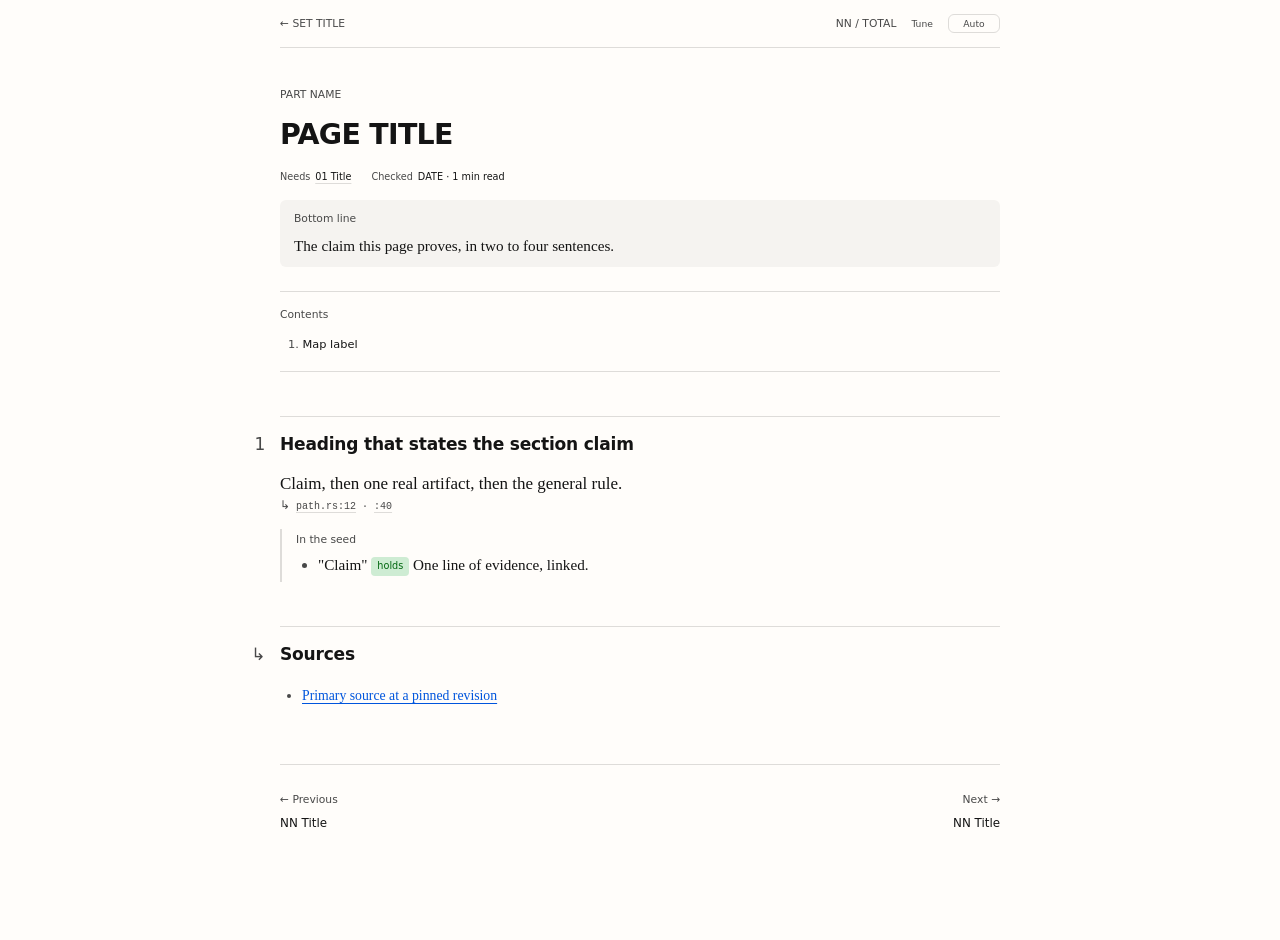
<file: agents/skills/typesetting/kit/template.html>
<!doctype html>
<html lang="en">
<head>
<meta charset="utf-8">
<meta name="viewport" content="width=device-width, initial-scale=1">
<title>NN · PAGE TITLE</title>
<link rel="stylesheet" href="page.css">
<script src="page.js"></script>
</head>
<body>
<main>
<div class="topbar">
  <a href="index.html">← SET TITLE</a>
  <span>NN / TOTAL <button class="theme-toggle" type="button" aria-label="Theme">Auto</button></span>
</div>

<div class="kicker">PART NAME</div>
<h1>PAGE TITLE</h1>
<dl class="meta">
  <div><dt>Needs</dt><dd><a href="01-SLUG.html">01 Title</a></dd></div>
  <div><dt>Checked</dt><dd>DATE · <span class="rt"></span></dd></div>
</dl>

<div class="callout tldr">
  <div class="callout-title">Bottom line</div>
  <p>The claim this page proves, in two to four sentences.</p>
</div>

<nav class="toc"><b>Contents</b><ol>
  <li><a href="#s1">Map label</a></li>
</ol></nav>

<h2 id="s1"><span class="n">1</span>Heading that states the section claim</h2>
<p>Claim, then one real artifact, then the general rule. <span class="cite"><a href="https://…">path.rs:12</a> · <a href="https://…">:40</a></span></p>

<div class="callout report">
  <div class="callout-title">In the seed</div>
  <ul>
    <li>"Claim" <span class="tag ok">holds</span> <span class="ev">One line of evidence, linked.</span></li>
  </ul>
</div>

<h2 id="sources"><span class="n">↳</span>Sources</h2>
<ul class="src">
  <li><a href="https://…">Primary source at a pinned revision</a></li>
</ul>

<div class="pager">
  <a href="PREV.html"><small>← Previous</small>NN Title</a>
  <a class="next" href="NEXT.html"><small>Next →</small>NN Title</a>
</div>
</main>
</body>
</html>
</file>
<file: agents/skills/briefing/assets/brief.css>
/* brief.css: styles for the page kit (README.md). Pages link this file
   relatively. No build step, no external requests, works on file://.

   Every choice here follows ../references/typesetting.md.

   Color roles. Every color is OKLCH. Each role has one lightness (L) per
   theme; hue alone names the kind within a role, and emphasis inside a
   role comes from weight or an outline, never from a different L.

     Surfaces step away from the page in order, card then fill
     (|d-fill| > |d-card|), so a tag stays visible on a card.

     role     what it paints                          L                hue
     page     body background                         --l-bg (base)    paper
     card     code, callouts, boxes                   page + Δ         paper
     rule     hairlines, borders                      page + Δ         paper
     fill     tags, figure segments                   page + Δ         by kind
     mark     highlighter behind text                 page + Δ         mark
     text     body text                               --l-fg (base)    paper
     muted    secondary text                          text + Δ         paper
     accent   links, figure emphasis                  --l-accent (base) accent
     signal   warning rules, trace notes, diff lines  accent + Δ       ok/warn/bad
     code     syntax tokens                           accent + Δ       by kind
     label    text on a fill                          fill + Δ         by kind

   Kinds: accent, ok, warn, bad, neutral (neutral = paper hue at ink
   chroma); the signal role has ok, warn, and bad only. A delta (--d-*,
   --dc-*) is signed and relative to its base, so moving a base moves
   everything tied to it, and each role's contrast with its surface holds.
   The tuning panel (brief-tune.js, key ",") edits these values live and
   shows the WCAG contrast of each pair.

   Caps. A colored role may carry --cap-ROLE (--cap-sig-ok, --cap-syn-num,
   …), a ceiling on its chroma alone. The panel's "fit P3" sets one only
   where the shared chroma would put that role, at its L and hue, outside
   Display P3. No cap, no ceiling.

   Themes. brief.js sets html[data-theme] to the theme in effect (the
   reader's choice, else the system's) before first paint, so one block
   per theme suffices. Without brief.js, pages render light. */

:root {
  color-scheme: light;

  /* Hues (degrees). */
  --h-accent: 260;  --h-mark: 91;
  --h-ok: 150;    --h-warn: 65;     --h-bad: 27;
  --h-str: 145;   --h-num: 60;      --h-ty: 230;   --h-mac: 100;

  /* Light theme. */
  --l-bg: .995;     --c-paper: .005;   --h-paper: 85;
  --d-card: -.03;   --d-rule: -.10;    --d-fill: -.08;   --d-mark: -.07;
  --c-fill: .046;   --c-mark: .09;
  --l-fg: .19;      --c-ink: 0;        --d-muted: .21;
  --l-accent: .50;  --c-accent: .221;
  --d-sig: -.035;   --dc-sig: -.02;
  --d-syn: -.035;   --dc-syn: -.085;
  --d-label: -.485; --dc-label: -.047;
  --bold-x: .012em;
}
/* Light-theme caps. Not in :root, which the dark theme inherits. */
:root:not([data-theme="dark"]) {
  --cap-sig-ok: .179;   --cap-sig-warn: .12;   --cap-fill-accent: .045;
  --cap-label-ok: .166; --cap-label-warn: .111;
  --cap-syn-num: .125;  --cap-syn-ty: .122;    --cap-syn-mac: .112;
}
:root[data-theme="dark"] {
  color-scheme: dark;
  --l-bg: .155;     --c-paper: .01;    --h-paper: 29;
  --d-card: .045;   --d-rule: .135;    --d-fill: .115;   --d-mark: .155;
  --c-fill: .069;   --c-mark: .05;
  --l-fg: .87;      --c-ink: .012;     --d-muted: -.22;
  --l-accent: .695; --c-accent: .142;
  --d-sig: 0;       --dc-sig: .005;
  --d-syn: .03;     --dc-syn: -.01;
  --d-label: .445;  --dc-label: -.042;
  --bold-x: .02em;
}

:root {
  /* Derived lightness and chroma, one per role. */
  --l-card:  calc(var(--l-bg) + var(--d-card));
  --l-rule:  calc(var(--l-bg) + var(--d-rule));
  --l-fill:  calc(var(--l-bg) + var(--d-fill));
  --l-mark:  calc(var(--l-bg) + var(--d-mark));
  --l-muted: calc(var(--l-fg) + var(--d-muted));
  --l-sig:   calc(var(--l-accent) + var(--d-sig));
  --c-sig:   calc(var(--c-accent) + var(--dc-sig));
  --l-syn:   calc(var(--l-accent) + var(--d-syn));
  --c-syn:   calc(var(--c-accent) + var(--dc-syn));
  --l-label: calc(var(--l-fill) + var(--d-label));
  --c-label: calc(var(--c-accent) + var(--dc-label));

  /* page, card, rule, mark */
  --bg:      oklch(var(--l-bg) var(--c-paper) var(--h-paper));
  --card:    oklch(var(--l-card) var(--c-paper) var(--h-paper));
  --code-bg: var(--card);
  --rule:    oklch(var(--l-rule) var(--c-paper) var(--h-paper));
  --mark-bg: oklch(var(--l-mark) min(var(--c-mark), var(--cap-mark, 1)) var(--h-mark));

  /* text, muted, accent */
  --fg:      oklch(var(--l-fg) var(--c-ink) var(--h-paper));
  --muted:   oklch(var(--l-muted) var(--c-ink) var(--h-paper));
  --accent:  oklch(var(--l-accent) min(var(--c-accent), var(--cap-accent, 1)) var(--h-accent));

  /* signal, by kind */
  --ok:          oklch(var(--l-sig) min(var(--c-sig), var(--cap-sig-ok, 1)) var(--h-ok));
  --warn:        oklch(var(--l-sig) min(var(--c-sig), var(--cap-sig-warn, 1)) var(--h-warn));
  --bad:         oklch(var(--l-sig) min(var(--c-sig), var(--cap-sig-bad, 1)) var(--h-bad));

  /* fill and label, by kind */
  --fill-accent:   oklch(var(--l-fill) min(var(--c-fill), var(--cap-fill-accent, 1)) var(--h-accent));
  --fill-neutral:  oklch(var(--l-fill) var(--c-paper) var(--h-paper));
  --fill-ok:       oklch(var(--l-fill) min(var(--c-fill), var(--cap-fill-ok, 1)) var(--h-ok));
  --fill-warn:     oklch(var(--l-fill) min(var(--c-fill), var(--cap-fill-warn, 1)) var(--h-warn));
  --fill-bad:      oklch(var(--l-fill) min(var(--c-fill), var(--cap-fill-bad, 1)) var(--h-bad));
  --label-accent:  oklch(var(--l-label) min(var(--c-label), var(--cap-label-accent, 1)) var(--h-accent));
  --label-neutral: oklch(var(--l-label) var(--c-ink) var(--h-paper));
  --label-ok:      oklch(var(--l-label) min(var(--c-label), var(--cap-label-ok, 1)) var(--h-ok));
  --label-warn:    oklch(var(--l-label) min(var(--c-label), var(--cap-label-warn, 1)) var(--h-warn));
  --label-bad:     oklch(var(--l-label) min(var(--c-label), var(--cap-label-bad, 1)) var(--h-bad));

  /* code, by kind; keywords take the accent hue */
  --syn-kw:  oklch(var(--l-syn) min(var(--c-syn), var(--cap-syn-kw, 1)) var(--h-accent));
  --syn-str: oklch(var(--l-syn) min(var(--c-syn), var(--cap-syn-str, 1)) var(--h-str));
  --syn-num: oklch(var(--l-syn) min(var(--c-syn), var(--cap-syn-num, 1)) var(--h-num));
  --syn-ty:  oklch(var(--l-syn) min(var(--c-syn), var(--cap-syn-ty, 1)) var(--h-ty));
  --syn-mac: oklch(var(--l-syn) min(var(--c-syn), var(--cap-syn-mac, 1)) var(--h-mac));

  /* Data marks in bar charts: neutral = rule, emphasis = accent. */
  --bar-old: var(--rule);
  --bar-new: var(--accent);

  --serif: "Iowan Old Style", "Charter", "Source Serif 4", Georgia, serif;
  --sans: ui-sans-serif, -apple-system, system-ui, "Segoe UI", sans-serif;
  --mono: ui-monospace, "SF Mono", "JetBrains Mono", Menlo, monospace;
  --body: var(--serif);
  --text: 17px;
  --leading: 1.65;
  --bar-h: 48px;

  /* Layout tiers. The text column is --col wide and centered; the space on
     each side is a gutter. brief.js measures the gutter and sets:

       html.rail  gutter >= rail + 2 * rail-gap. The contents list becomes a
                  map in the left gutter and side notes move to the right
                  gutter, each --rail-gap from the text.
       html.hang  gutter >= --hang. Section numbers hang left of the text.

     Without .rail the contents list stays at the top of the page, the top
     bar names the current section, and side notes sit inline. Without
     .hang, section numbers sit inline. --page-w is the viewport width
     without the scrollbar (or the tuning panel), set by brief.js. */
  --col: 45rem;
  --rail: 12rem;
  --rail-gap: 4rem;
  --hang: 3.5rem;
  --gutter: calc((var(--page-w, 100vw) - var(--col)) / 2);
}

/* ---------------------------------------------------------------- base */

* { box-sizing: border-box; }
/* One pixel short of the bar, so a section reached by anchor tucks its rule
   under the bar's own hairline. */
html { -webkit-text-size-adjust: 100%; scroll-padding-top: calc(var(--bar-h) - 1px); }
/* Perceptual size. from-font resolves to the body face's x-height ratio,
   and every face inherits that number, so sans and mono set at a size show
   the same x-height as the serif at that size. A size below 1em means
   "smaller than the text", never a correction for a face. */
html { font-family: var(--body); font-size-adjust: from-font; }
body {
  margin: 0; background: var(--bg); color: var(--fg);
  font-size: var(--text); line-height: var(--leading); font-family: var(--body);
  font-kerning: normal; text-rendering: optimizeLegibility;
  /* Grayscale antialiasing. Without it macOS thickens light-on-dark glyphs,
     and regular serif text reads close to bold. */
  -webkit-font-smoothing: antialiased; -moz-osx-font-smoothing: grayscale;
}
main { max-width: calc(var(--col) + 32px); margin: 0 auto; padding: 0 16px 96px; }

h1, h2, h3, h4, table, nav, figcaption, summary, .sans, .kicker, .meta,
.callout-title, .topbar, .pager, .tag, .cards, .part-title {
  font-family: var(--sans);
}
h1 { font-size: 2.2rem; line-height: 1.15; margin: 10px 0 12px; letter-spacing: -0.02em; font-weight: 600; }
h2 {
  font-size: 1.32rem; line-height: 1.3; margin: 44px 0 12px; padding-top: 14px;
  border-top: 1px solid var(--rule); letter-spacing: -0.01em; font-weight: 600;
}
/* Section numbers: inline with a tight gap; hanging left of the text edge
   when the gutter allows (html.hang). */
h2 .n, h2 a.n {
  margin-right: .45em; color: var(--muted); font-weight: 500;
  text-decoration: none; font-variant-numeric: tabular-nums;
}
html.hang h2 { position: relative; }
html.hang h2 .n, html.hang h2 a.n {
  position: absolute; right: 100%; margin-right: 0; padding-right: .7em;
}
h2 a.n:hover { color: var(--accent); }
h3 { font-size: 1.08rem; margin: 28px 0 6px; }
p { margin: 8px 0; }
/* Balanced lines in headings, no one-word last line in prose. */
h1, h2, h3, h4 { text-wrap: balance; }
p, li, dd, figcaption { text-wrap: pretty; }
/* Serif bold. Iowan and Charter ship Roman, Bold, and Black only: Bold sits
   too close to Roman on screen, most of all light on dark, and Black is too
   heavy. A hairline stroke (--bold-x, per theme) sets the weight between
   them. Sans contexts keep a plain semibold. */
b, strong { font-weight: 700; -webkit-text-stroke: var(--bold-x) currentColor; }
:is(h1, h2, h3, h4, table, nav, figcaption, summary, .sans, .kicker, .meta,
    .callout-title, .topbar, .pager, .tag, .cards, .part-title, .side,
    .flow, .bars) :is(b, strong),
html[data-o-font="sans"] :is(b, strong) { font-weight: 650; -webkit-text-stroke: 0; }
/* Run-in head: the label that opens a paragraph ("Inference.", "Watch
   for."). The sans face is its one signal. */
.rh { font-family: var(--sans); }
ul, ol { padding-left: 22px; }
li { margin: 3px 0; }
li::marker { color: var(--muted); }
hr { border: 0; border-top: 1px solid var(--rule); margin: 32px 0; }

a { color: var(--accent); text-decoration-thickness: 1px; text-underline-offset: 2.5px; }
a:hover { text-decoration-thickness: 2px; }
:focus-visible { outline: 2px solid var(--accent); outline-offset: 2px; border-radius: 2px; }

.kicker { color: var(--muted); font-size: .8rem; margin-top: 36px; }
.meta { color: var(--muted); font-size: .76rem; line-height: 1.5; }

/* Page metadata, one row per key:
     <dl class="meta"><div><dt>Pins</dt><dd>…</dd></div> … </dl>
   The rows run together and wrap between rows, not inside one; the key
   separates them. A row marked .own takes a line of its own. Option
   metaform=grid sets one row per line instead. */
dl.meta { display: flex; flex-wrap: wrap; gap: 2px 20px; margin: 2px 0; }
dl.meta > div { max-width: 100%; }
dl.meta > div > * { display: inline; }
dl.meta > div.own { flex-basis: 100%; }
dl.meta dt { margin-right: .4em; align-self: baseline; }
dl.meta dd { margin: 0; align-self: baseline; color: var(--fg); }
dl.meta a { color: inherit; text-decoration-color: var(--rule); }
dl.meta a:hover { color: var(--accent); text-decoration-color: currentColor; }
dl.meta :not(pre) > code { background: transparent; padding: 0; }

/* ---------------------------------------------------------------- code */

code, pre, kbd { font-family: var(--mono); }
:not(pre) > code {
  background: var(--code-bg); padding: .08em .35em; border-radius: 4px;
  overflow-wrap: anywhere;
}
a > code { color: inherit; }
/* On a card surface, inline code uses the page color. */
.callout.tldr :not(pre) > code, .flow code { background: var(--bg); }
pre {
  background: var(--code-bg); padding: 8px 12px; border-radius: 8px;
  overflow-x: auto; font-size: .8em; line-height: 1.45; margin: 14px 0; tab-size: 4;
}
kbd {
  border: 1px solid var(--rule); border-bottom-width: 2px; border-radius: 4px;
  padding: 0 .35em; font-size: .78em; background: var(--card);
}

/* Trace annotations, written by hand in <pre> blocks:
   .k frame     .c aside   .w cost/warning   .b failure   .o success
   .add / .del  diff lines */
pre .k   { color: var(--fg); font-weight: 700; }
pre .c   { color: var(--muted); }
pre .w   { color: var(--warn); }
pre .b   { color: var(--bad); }
pre .o   { color: var(--ok); }
pre .add { color: var(--ok); }
pre .del { color: var(--bad); }

/* Syntax classes, applied by brief.js to text nodes only. */
pre .t-c { color: var(--muted); font-style: italic; }
pre .t-k { color: var(--syn-kw); }
pre .t-s { color: var(--syn-str); }
pre .t-n { color: var(--syn-num); }
pre .t-t { color: var(--syn-ty); }
pre .t-m { color: var(--syn-mac); }

mark {
  background: var(--mark-bg); color: inherit;
  border-radius: 2px; padding: 0 2px; margin: 0 -2px;
}
mark code { background: transparent; }

/* Verbatim source excerpt:
   <figure class="excerpt"><figcaption><a href="…">path:L1-L9</a> · note</figcaption><pre>…</pre></figure> */
figure.excerpt {
  margin: 14px 0; background: var(--code-bg); border-radius: 8px; overflow: hidden;
}
figure.excerpt figcaption {
  margin: 0; padding: 6px 12px 5px; font: .74rem/1.4 var(--mono); color: var(--muted);
  border-bottom: 1px solid var(--rule);
}
figure.excerpt figcaption a { color: var(--fg); }
figure.excerpt pre { margin: 0; background: transparent; border-radius: 0; }
figure.excerpt blockquote { margin: 0; padding: 10px 14px; font-size: .95rem; }

/* Source line: the citations for the block it closes, so the prose above
   carries no path:line.
     <p>Claim … <span class="cite"><a href="…">path.rs:12</a> · <a>:40</a></span></p>
   After a block that cannot hold it (pre, table, figure), use <p class="cite">.
   Option cites: line (default) gives it a muted line of its own; inline
   runs it into the text in parentheses. */
.cite { display: block; font: .72rem/1.5 var(--mono); color: var(--muted); }
.cite::before { content: "↳ "; }
.cite a { color: inherit; text-decoration-color: var(--rule); }
.cite a:hover { color: var(--accent); text-decoration-color: currentColor; }
p.cite { margin: 2px 0 10px; }
:is(pre, .table-wrap, figure) + p.cite { margin-top: -10px; }
html[data-o-cites="inline"] span.cite { display: inline; font-size: .76em; }
html[data-o-cites="inline"] span.cite::before { content: "("; }
html[data-o-cites="inline"] span.cite::after { content: ")"; }

/* ---------------------------------------------------------------- tables */

table {
  width: 100%; border-collapse: collapse; margin: 14px 0;
  font-size: .82rem; line-height: 1.35; font-variant-numeric: tabular-nums;
}
th, td { text-align: left; padding: 4px 8px; border-bottom: 1px solid var(--rule); vertical-align: top; }
th {
  color: var(--muted); font-weight: normal;
  border-bottom-color: color-mix(in srgb, var(--muted) 45%, var(--bg));
}
td.num, th.num { text-align: right; white-space: nowrap; }
/* Diff sizes: one column for + and one for −, colored by sign. */
td .add { color: var(--ok); }
td .del { color: var(--bad); }
.table-wrap { overflow-x: auto; }

/* ---------------------------------------------------------------- blocks */

/* Callouts. The bottom line (.tldr) is the one card on a page. A warning
   (.warn, .bad) gets a rule in its kind's color; a closing list or ledger
   (.report) a plain rule. The label is a muted sans line. */
.callout {
  margin: 14px 0; padding: 2px 0 2px 14px; border-left: 2px solid var(--rule);
  font-size: .95rem; line-height: 1.55;
}
.callout.tldr { border-left: 0; border-radius: 6px; padding: 10px 14px; background: var(--card); }
.callout.warn { border-left-color: var(--warn); }
.callout.bad  { border-left-color: var(--bad); }
.callout > :first-child { margin-top: 0; }
.callout > :last-child { margin-bottom: 0; }
.callout p { margin: 6px 0; }
.callout li { margin: 3px 0; }
.callout ul, .callout ol { margin: 4px 0; }
.callout-title { font: .8rem/1.4 var(--sans); color: var(--muted); margin-bottom: 2px; }

/* Numbered questions. The label shares the text's baseline and sits a word
   space from it; with html.hang it hangs left of the text edge, like the
   section numbers. */
ol.questions { counter-reset: q; list-style: none; padding: 0; margin: 10px 0; }
ol.questions > li {
  counter-increment: q; display: grid; grid-template-columns: 1.7em 1fr;
  column-gap: .45em; align-items: baseline;
}
ol.questions > li::before {
  content: "Q" counter(q); justify-self: end;
  font: .84em var(--sans); color: var(--muted); font-variant-numeric: tabular-nums;
}
html.hang ol.questions > li { margin-left: -2.15em; }

/* Kind tags: the fill carries the kind. */
.tag {
  display: inline-block; font-size: .76rem; line-height: 1.5; padding: 0 6px;
  border-radius: 4px; vertical-align: 1px; white-space: nowrap;
}
.tag.ok    { background: var(--fill-ok);      color: var(--label-ok); }
.tag.warn  { background: var(--fill-warn);    color: var(--label-warn); }
.tag.bad   { background: var(--fill-bad);     color: var(--label-bad); }
.tag.info  { background: var(--fill-accent);  color: var(--label-accent); }
.tag.muted { background: var(--fill-neutral); color: var(--label-neutral); }

/* Background the reader may already know: collapsed by default, opened
   under a plain rule. */
details.more { margin: 14px 0; }
details.more > summary {
  cursor: pointer; list-style: none; font: .86rem var(--sans); color: var(--muted);
}
details.more > summary::-webkit-details-marker { display: none; }
details.more > summary::before { content: "+"; display: inline-block; width: 1.1em; }
details.more[open] > summary::before { content: "−"; }
details.more[open] > :not(summary) { margin-left: 0; padding-left: 14px; border-left: 2px solid var(--rule); }

/* Side notes: inline, small and muted; in the right gutter with html.rail. */
.side {
  display: block; margin: 10px 0; padding-left: 12px;
  border-left: 2px solid var(--rule);
  font: .8rem/1.5 var(--sans); color: var(--muted);
}
html.rail .side {
  float: right; clear: right; width: var(--rail); padding-left: 0; border-left: 0;
  margin: 4px calc(-1 * (var(--rail) + var(--rail-gap))) 10px 0;
}

/* ---------------------------------------------------------------- figures */

figure { margin: 18px 0; }
main img { max-width: 100%; height: auto; }
figcaption { color: var(--muted); font-size: .8rem; margin-top: 6px; }
svg.fig { width: 100%; height: auto; display: block; font-family: var(--sans); }
svg.fig text { fill: var(--fg); font-size: 11px; }
svg.fig .muted  { fill: var(--muted); }
svg.fig .accent { fill: var(--accent); }
svg.fig .stroke { stroke: var(--fg); }
svg.fig .rule   { stroke: var(--rule); }

/* Horizontal bar comparison */
.bars { font-family: var(--sans); font-size: .84rem; margin: 18px 0; }
.bar-row { display: grid; grid-template-columns: 130px 1fr; gap: 10px; align-items: center; margin: 8px 0; }
.bar-row .lbl { color: var(--muted); }
.bar-pair { display: flex; flex-direction: column; gap: 3px; }
.bar { height: 12px; border-radius: 2px; display: flex; align-items: center; }
.bar span { font-size: .74rem; white-space: nowrap; padding-left: calc(100% + 6px); font-variant-numeric: tabular-nums; }
.bar.old { background: var(--bar-old); }
.bar.new { background: var(--bar-new); min-width: 3px; }
.legend { display: flex; flex-wrap: wrap; gap: 16px; color: var(--muted); font-size: .78rem; margin-top: 4px; font-family: var(--sans); }
.legend i { display: inline-block; width: 10px; height: 10px; border-radius: 2px; margin-right: 6px; vertical-align: -1px; }

/* Segmented strip (memory layout, time windows). Set flex on children.
   Fill and label roles: one lightness each, hue by kind (s1 accent, s3
   neutral, sw/sb/so signal kinds). s2 marks the one segment to look at
   with an accent outline; s4 is neutral in bold. */
.strip {
  display: flex; width: 100%; min-height: 40px; border-radius: 6px; overflow: hidden;
  font: .7rem/1.2 var(--mono);
}
.strip > div {
  display: flex; align-items: center; justify-content: center; text-align: center;
  padding: 2px; border-right: 1px solid var(--bg);
}
.strip > div:first-child { border-radius: 6px 0 0 6px; }
.strip > div:last-child { border-right: 0; border-radius: 0 6px 6px 0; }
.strip .s1 { background: var(--fill-accent);  color: var(--label-accent); }
.strip .s2 { background: var(--fill-accent);  color: var(--label-accent); font-weight: 700;
  box-shadow: inset 0 0 0 2px var(--accent); }
.strip .s3 { background: var(--fill-neutral); color: var(--label-neutral); }
.strip .s4 { background: var(--fill-neutral); color: var(--label-neutral); font-weight: 700; }
.strip .sw { background: var(--fill-warn);    color: var(--label-warn); }
.strip .sb { background: var(--fill-bad);     color: var(--label-bad); }
.strip .so { background: var(--fill-ok);      color: var(--label-ok); }

/* Before and after */
.flow {
  display: grid; grid-template-columns: 1fr auto 1fr; gap: 12px; align-items: stretch;
  margin: 18px 0; font-family: var(--sans); font-size: .84rem;
}
.flow .box { background: var(--card); border-radius: 8px; padding: 10px 12px; }
.flow .box b.h { display: block; font-weight: normal; color: var(--muted); margin-bottom: 6px; }
.flow .arrow { align-self: center; color: var(--muted); font-size: 1.2rem; }
.flow code { font-size: .78rem; }

/* ---------------------------------------------------------------- chrome */

/* Top bar: set name, current section, position, theme. Content and hairline
   span the text column; the background spans the page so nothing in the
   gutters (hanging numbers, side notes) scrolls over the bar. */
.topbar {
  position: sticky; top: 0; z-index: 10;
  display: flex; justify-content: space-between; align-items: center; gap: 12px;
  height: var(--bar-h);
  font-size: .8rem; color: var(--muted); font-variant-numeric: tabular-nums;
}
.topbar::before {
  content: ""; position: absolute; z-index: -1; top: 0; bottom: 0;
  left: calc((100% - var(--page-w, 100vw)) / 2);
  right: calc((100% - var(--page-w, 100vw)) / 2);
  background: var(--bg);
}
.topbar::after {
  content: ""; position: absolute; left: 0; right: 0; bottom: 0;
  border-bottom: 1px solid var(--rule);
}
.topbar a { color: var(--muted); text-decoration: none; }
.topbar a:hover { color: var(--fg); }
.topbar > span { display: flex; align-items: center; gap: 10px; }
/* Current section name, a button made by brief.js. Shown when the map is
   not; it opens the map as a drop-down (.mapdrop). */
.topbar .cur {
  display: none; flex: 1; min-width: 0; justify-content: center; align-items: baseline;
  background: transparent; border: 0; padding: 4px 6px; cursor: pointer;
  font: 500 .8rem var(--sans); color: var(--fg);
}
.topbar .cur > span { overflow: hidden; text-overflow: ellipsis; white-space: nowrap; }
.topbar .cur::after { content: "▾"; margin-left: .4em; color: var(--muted); font-size: .9em; }
/* No caret, and nothing to open, above the first section or without a map. */
.topbar .cur:has(> span:empty), .topbar:not(:has(.mapdrop)) .cur { cursor: default; }
.topbar .cur:has(> span:empty)::after, .topbar:not(:has(.mapdrop)) .cur::after { content: none; }
.topbar .cur:hover::after, .topbar:has(.mapdrop:popover-open) .cur::after { color: var(--fg); }
html:not(.rail) .topbar .cur { display: flex; }
/* A popover in the top layer, just below the bar's hairline. */
.mapdrop {
  position: fixed; inset: calc(var(--bar-h) - 1px) auto auto 50%; translate: -50% 0; margin: 0;
  width: min(22rem, calc(100vw - 32px)); max-height: min(70vh, 34rem); overflow-y: auto;
  background: var(--card); color: var(--fg); border: 1px solid var(--rule); border-radius: 0 0 8px 8px;
  padding: 8px 14px 10px 10px; font: .86rem/1.3 var(--sans);
}
.theme-toggle, .tune-toggle {
  background: transparent; color: var(--muted); cursor: pointer;
  border: 1px solid var(--rule); border-radius: 6px; padding: 3px 9px;
  font: 500 .74rem var(--sans);
}
.theme-toggle { min-width: 4.4em; }
.tune-toggle { border-color: transparent; padding: 3px 4px; }
.theme-toggle:hover, .tune-toggle:hover { color: var(--fg); }

/* Contents. Items use padding, not margin: a column break cuts margins,
   which misaligns the columns. */
nav.toc {
  border-top: 1px solid var(--rule); border-bottom: 1px solid var(--rule);
  padding: 12px 0; margin: 24px 0; font-size: .88rem;
}
nav.toc > b { display: block; color: var(--muted); font-size: .8rem; font-weight: normal; }
nav.toc ol { margin: 6px 0 0; padding-left: 1.6em; columns: 2; column-gap: 32px; }
nav.toc li { margin: 0; padding: 2px 0; break-inside: avoid; }
nav.toc li::marker { font-variant-numeric: tabular-nums; }
nav.toc a { color: var(--fg); text-decoration: none; }
nav.toc a:hover { color: var(--accent); }

/* With html.rail, the contents list becomes a fixed map in the left gutter,
   --rail-gap from the text. The drop-down map (.mapdrop) has the same list.
   brief.js marks the section in view .current. A label that wraps keeps
   tight leading and a hanging indent, so the gap between items stays wider
   than the gap between its lines. */
html.rail nav.toc {
  position: fixed; top: 80px; width: var(--rail); margin: 0;
  left: calc(var(--gutter) - var(--rail) - var(--rail-gap));
  max-height: calc(100vh - 120px); overflow-y: auto;
  border: 0; padding: 0; font-size: .8rem; line-height: 1.3;
}
html.rail nav.toc ol, .mapdrop ol {
  columns: 1; padding-left: 0; list-style: none; margin: 10px 0 0;
  border-left: 1px solid var(--rule);
}
.mapdrop ol { margin: 0; }
html.rail nav.toc li, .mapdrop li { margin: 0; padding: 0; }
html.rail nav.toc a, .mapdrop a {
  display: block; padding: 5px 0 5px 20px; text-indent: -8px; margin-left: -1px;
  color: var(--muted); text-decoration: none; border-left: 2px solid transparent;
}
html.rail nav.toc a:hover, .mapdrop a:hover { color: var(--fg); }
html.rail nav.toc a.current, .mapdrop a.current { color: var(--fg); border-left-color: var(--fg); }

/* Pager */
.pager {
  display: grid; grid-template-columns: 1fr 1fr; gap: 16px; margin-top: 56px;
  padding-top: 16px; border-top: 1px solid var(--rule); font-size: .9rem;
}
.pager a { text-decoration: none; color: var(--fg); padding: 8px 0; }
.pager a small { display: block; color: var(--muted); font-size: .8rem; margin-bottom: 2px; }
.pager a:hover { color: var(--accent); }
.pager .next { grid-column: 2; text-align: right; }

/* Index: one row per page (number, title, one-line description). */
.parts { margin: 28px 0; }
.part-title { font-size: .8rem; color: var(--muted); margin: 32px 0 6px; }
.cards { list-style: none; padding: 0; margin: 0; display: grid; gap: 0; }
.cards li { margin: 0; }
.cards a {
  display: grid; grid-template-columns: 2.4em max-content 1fr auto; gap: 2px 12px;
  align-items: baseline; text-decoration: none; color: var(--fg);
  border-bottom: 1px solid var(--rule); padding: 8px 0;
}
.cards a:hover .t { color: var(--accent); }
.cards .num { font-weight: 600; color: var(--muted); font-variant-numeric: tabular-nums; }
.cards .t { font-weight: 600; font-size: .98rem; }
.cards .d {
  font-size: .86rem; color: var(--muted);
  white-space: nowrap; overflow: hidden; text-overflow: ellipsis;
}
/* Set by brief.js when the reader reached the end of that page. */
.cards a.done .num { color: var(--ok); }
.cards a.done::after { content: "read"; grid-column: 4; font-size: .8rem; color: var(--ok); }

.src li { font-size: .86rem; }

/* ---------------------------------------------------------------- options
   Maintainer settings from the tuning panel. Each switches on
   html[data-o-NAME="value"]; no attribute = default. */

/* Option density: compact (default) | normal | airy */
html[data-o-density="normal"] main p { margin: 12px 0; }
html[data-o-density="normal"] main li { margin: 6px 0; }
html[data-o-density="normal"] h2 { margin-top: 64px; padding-top: 18px; }
html[data-o-density="normal"] pre { padding: 14px 16px; margin: 18px 0; }
html[data-o-density="normal"] .callout { margin: 18px 0; }
html[data-o-density="airy"] main p { margin: 18px 0; }
html[data-o-density="airy"] main li { margin: 8px 0; }
html[data-o-density="airy"] h2 { margin-top: 84px; padding-top: 20px; }
html[data-o-density="airy"] pre { padding: 16px 18px; margin: 22px 0; }
html[data-o-density="airy"] .callout { margin: 22px 0; }

/* Option metaform: line (default) | grid */
html[data-o-metaform="grid"] dl.meta {
  display: grid; grid-template-columns: max-content 1fr; gap: 1px 14px;
}
html[data-o-metaform="grid"] dl.meta > div { display: contents; }
html[data-o-metaform="grid"] dl.meta > div > * { display: block; }
html[data-o-metaform="grid"] dl.meta dt { margin-right: 0; }

/* Option section numbers: hang (default) | inline | none */
html[data-o-num="inline"] h2 .n, html[data-o-num="inline"] h2 a.n {
  position: static; padding-right: 0; margin-right: .45em;
}
html[data-o-num="none"] h2 .n, html[data-o-num="none"] h2 a.n { display: none; }

/* Option bar section: auto (default: when no map) | on | off */
html[data-o-barsection="on"] .topbar .cur { display: flex; }
html[data-o-barsection="off"] .topbar .cur { display: none; }

/* Option side notes without rail: inline (default) | hidden */
html:not(.rail)[data-o-notes="hidden"] .side { display: none; }

/* Option focus: off (default) | section. brief.js marks main's children
   outside the current section with .dim. */
html[data-o-focus="section"] main > .dim { opacity: .4; }

/* Option body font: serif (default) | sans */
html[data-o-font="sans"] { --body: var(--sans); }

/* Option links: accent (default) | quiet (ink text, accent underline) */
html[data-o-links="quiet"] main a:not(.n) { color: var(--fg); text-decoration-color: var(--accent); }
html[data-o-links="quiet"] main a:not(.n):hover { color: var(--accent); }

/* Option code keywords: color (default) | plain */
html[data-o-keywords="plain"] { --syn-kw: var(--fg); }

/* Option map numbers: off (default) | on */
html.rail[data-o-mapnum="on"] nav.toc ol { counter-reset: m; }
html.rail[data-o-mapnum="on"] nav.toc li { counter-increment: m; }
html.rail[data-o-mapnum="on"] nav.toc a::before {
  content: counter(m); display: inline-block; width: 1.5em;
  color: var(--muted); font-variant-numeric: tabular-nums;
}

/* ---------------------------------------------------------------- small */

@media (max-width: 640px) {
  :root { --text: 16px; }
  h1 { font-size: 1.7rem; }
  h2 { margin-top: 40px; }
  nav.toc ol { columns: 1; }
  .bar-row { grid-template-columns: 96px 1fr; }
  .flow { grid-template-columns: 1fr; }
  .flow .arrow { transform: rotate(90deg); justify-self: center; }
  .strip { font-size: .58rem; }
  .pager { grid-template-columns: 1fr; }
  .pager .next { grid-column: 1; }
  /* The section name needs the room more than the set name; the tuning
     panel does not fit a phone. */
  .topbar { gap: 8px; }
  .topbar > a { flex: 0 1 auto; min-width: 0; max-width: 26vw; overflow: hidden; text-overflow: ellipsis; white-space: nowrap; }
  .topbar .cur { min-width: 6em; padding: 4px 0; }
  .tune-toggle { display: none; }
  .cards a { grid-template-columns: 2.4em 1fr auto; }
  .cards .d { grid-column: 2; grid-row: 2; white-space: normal; }
}

@media print {
  .topbar, .pager, .theme-toggle, .tune-toggle { display: none; }
  body { font-size: 11pt; background: #fff; color: #000; }
  a { color: inherit; }
}
</file>
<file: agents/skills/typesetting/kit/page.css>
/* page.css: styles for the page kit (README.md). Pages link this file
   relatively. No build step, no external requests, works on file://.

   Every choice here follows ../SKILL.md.

   Color roles. Every color is OKLCH. Each role has one lightness (L) per
   theme; hue alone names the kind within a role, and emphasis inside a
   role comes from weight or an outline, never from a different L.

     Surfaces step away from the page in order, card then fill
     (|d-fill| > |d-card|), so a tag stays visible on a card.

     role     what it paints                          L                hue
     page     body background                         --l-bg (base)    paper
     card     code, the bottom line, boxes            page + Δ         paper
     rule     hairlines, borders                      page + Δ         paper
     fill     tags, figure segments                   page + Δ         by kind
     mark     highlighter behind text                 page + Δ         mark
     text     body text                               --l-fg (base)    paper
     muted    secondary text                          text + Δ         paper
     accent   links, figure emphasis                  --l-accent (base) accent
     signal   warning rules, trace notes, diff lines  accent + Δ       ok/warn/bad
     code     syntax tokens                           accent + Δ       by kind
     label    text on a fill                          fill + Δ         by kind

   Kinds: accent, ok, warn, bad, neutral (neutral = paper hue at ink
   chroma); the signal role has ok, warn, and bad only. A delta (--d-*,
   --dc-*) is signed and relative to its base, so moving a base moves
   everything tied to it, and each role's contrast with its surface holds.
   The tuning panel (page-tune.js, key ",") edits these values live and
   shows the WCAG contrast of each pair.

   Caps. A colored role may carry --cap-ROLE (--cap-sig-ok, --cap-syn-num,
   …), a ceiling on its chroma alone. The panel's "fit P3" sets one only
   where the shared chroma would put that role, at its L and hue, outside
   Display P3. No cap, no ceiling.

   Themes. page.js sets html[data-theme] to the theme in effect (the
   reader's choice, else the system's) before first paint, so one block
   per theme suffices. Without page.js, pages render light. */

:root {
  color-scheme: light;

  /* Hues (degrees). */
  --h-accent: 260;  --h-mark: 91;
  --h-ok: 150;    --h-warn: 65;     --h-bad: 27;
  --h-str: 145;   --h-num: 60;      --h-ty: 230;   --h-mac: 100;

  /* Light theme. */
  --l-bg: .995;     --c-paper: .005;   --h-paper: 85;
  --d-card: -.03;   --d-rule: -.10;    --d-fill: -.08;   --d-mark: -.07;
  --c-fill: .046;   --c-mark: .09;
  --l-fg: .19;      --c-ink: 0;        --d-muted: .21;
  --l-accent: .50;  --c-accent: .221;
  --d-sig: -.035;   --dc-sig: -.02;
  --d-syn: -.035;   --dc-syn: -.085;
  --d-label: -.485; --dc-label: -.047;
  --bold-x: .012em;
}
/* Light-theme caps. Not in :root, which the dark theme inherits. */
:root:not([data-theme="dark"]) {
  --cap-sig-ok: .179;   --cap-sig-warn: .12;   --cap-fill-accent: .045;
  --cap-label-ok: .166; --cap-label-warn: .111;
  --cap-syn-num: .125;  --cap-syn-ty: .122;    --cap-syn-mac: .112;
}
:root[data-theme="dark"] {
  color-scheme: dark;
  --l-bg: .155;     --c-paper: .01;    --h-paper: 29;
  --d-card: .045;   --d-rule: .135;    --d-fill: .115;   --d-mark: .155;
  --c-fill: .069;   --c-mark: .05;
  --l-fg: .87;      --c-ink: .012;     --d-muted: -.22;
  --l-accent: .695; --c-accent: .142;
  --d-sig: 0;       --dc-sig: .005;
  --d-syn: .03;     --dc-syn: -.01;
  --d-label: .445;  --dc-label: -.042;
  --bold-x: .02em;
}

:root {
  /* Derived lightness and chroma, one per role. */
  --l-card:  calc(var(--l-bg) + var(--d-card));
  --l-rule:  calc(var(--l-bg) + var(--d-rule));
  --l-fill:  calc(var(--l-bg) + var(--d-fill));
  --l-mark:  calc(var(--l-bg) + var(--d-mark));
  --l-muted: calc(var(--l-fg) + var(--d-muted));
  --l-sig:   calc(var(--l-accent) + var(--d-sig));
  --c-sig:   calc(var(--c-accent) + var(--dc-sig));
  --l-syn:   calc(var(--l-accent) + var(--d-syn));
  --c-syn:   calc(var(--c-accent) + var(--dc-syn));
  --l-label: calc(var(--l-fill) + var(--d-label));
  --c-label: calc(var(--c-accent) + var(--dc-label));

  /* page, card, rule, mark */
  --bg:      oklch(var(--l-bg) var(--c-paper) var(--h-paper));
  --card:    oklch(var(--l-card) var(--c-paper) var(--h-paper));
  --code-bg: var(--card);
  --rule:    oklch(var(--l-rule) var(--c-paper) var(--h-paper));
  --mark-bg: oklch(var(--l-mark) min(var(--c-mark), var(--cap-mark, 1)) var(--h-mark));

  /* text, muted, accent */
  --fg:      oklch(var(--l-fg) var(--c-ink) var(--h-paper));
  --muted:   oklch(var(--l-muted) var(--c-ink) var(--h-paper));
  --accent:  oklch(var(--l-accent) min(var(--c-accent), var(--cap-accent, 1)) var(--h-accent));

  /* signal, by kind */
  --ok:          oklch(var(--l-sig) min(var(--c-sig), var(--cap-sig-ok, 1)) var(--h-ok));
  --warn:        oklch(var(--l-sig) min(var(--c-sig), var(--cap-sig-warn, 1)) var(--h-warn));
  --bad:         oklch(var(--l-sig) min(var(--c-sig), var(--cap-sig-bad, 1)) var(--h-bad));

  /* fill and label, by kind */
  --fill-accent:   oklch(var(--l-fill) min(var(--c-fill), var(--cap-fill-accent, 1)) var(--h-accent));
  --fill-neutral:  oklch(var(--l-fill) var(--c-paper) var(--h-paper));
  --fill-ok:       oklch(var(--l-fill) min(var(--c-fill), var(--cap-fill-ok, 1)) var(--h-ok));
  --fill-warn:     oklch(var(--l-fill) min(var(--c-fill), var(--cap-fill-warn, 1)) var(--h-warn));
  --fill-bad:      oklch(var(--l-fill) min(var(--c-fill), var(--cap-fill-bad, 1)) var(--h-bad));
  --label-accent:  oklch(var(--l-label) min(var(--c-label), var(--cap-label-accent, 1)) var(--h-accent));
  --label-neutral: oklch(var(--l-label) var(--c-ink) var(--h-paper));
  --label-ok:      oklch(var(--l-label) min(var(--c-label), var(--cap-label-ok, 1)) var(--h-ok));
  --label-warn:    oklch(var(--l-label) min(var(--c-label), var(--cap-label-warn, 1)) var(--h-warn));
  --label-bad:     oklch(var(--l-label) min(var(--c-label), var(--cap-label-bad, 1)) var(--h-bad));

  /* code, by kind; keywords take the accent hue */
  --syn-kw:  oklch(var(--l-syn) min(var(--c-syn), var(--cap-syn-kw, 1)) var(--h-accent));
  --syn-str: oklch(var(--l-syn) min(var(--c-syn), var(--cap-syn-str, 1)) var(--h-str));
  --syn-num: oklch(var(--l-syn) min(var(--c-syn), var(--cap-syn-num, 1)) var(--h-num));
  --syn-ty:  oklch(var(--l-syn) min(var(--c-syn), var(--cap-syn-ty, 1)) var(--h-ty));
  --syn-mac: oklch(var(--l-syn) min(var(--c-syn), var(--cap-syn-mac, 1)) var(--h-mac));

  /* Data marks in bar charts: neutral = rule, emphasis = accent. */
  --bar-old: var(--rule);
  --bar-new: var(--accent);

  --serif: "Iowan Old Style", "Charter", "Source Serif 4", Georgia, serif;
  --sans: ui-sans-serif, -apple-system, system-ui, "Segoe UI", sans-serif;
  --mono: ui-monospace, "SF Mono", "JetBrains Mono", Menlo, monospace;
  --body: var(--serif);
  --text: 17px;
  --leading: 1.65;
  --bar-h: 48px;

  /* Layout tiers. The text column is --col wide and centered; the space on
     each side is a gutter. page.js measures the gutter and sets:

       html.rail  gutter >= rail + 2 * rail-gap. The contents list becomes a
                  map in the left gutter and side notes move to the right
                  gutter, each --rail-gap from the text.
       html.hang  gutter >= --hang. Section numbers hang left of the text.

     Without .rail the contents list stays at the top of the page, the top
     bar names the current section, and side notes sit inline. Without
     .hang, section numbers sit inline. --page-w is the viewport width
     without the scrollbar (or the tuning panel), set by page.js.

     A block that needs more than the column (a wide table) centers on it
     and overhangs both text edges equally, by at most --bleed: to 16px
     from the page edge, or with html.rail to 1rem short of the map. That
     stops short of the side-note column too (rail-gap - 1rem < rail-gap),
     so a wide block never meets a note. A narrow screen has no gutter, so
     --bleed is 0 there and a wide block scrolls inside itself instead of
     widening the page. */
  --col: 45rem;
  --rail: 12rem;
  --rail-gap: 4rem;
  --hang: 3.5rem;
  --gutter: calc((var(--page-w, 100vw) - var(--col)) / 2);
  --bleed: max(0px, var(--gutter) - 16px);
  /* A table narrower than this widens to it, so a small table does not sit
     in a sliver of the column; a wider one takes what its content needs. */
  --table-min: 34rem;
}
:root.rail { --bleed: calc(var(--rail-gap) - 1rem); }

/* ---------------------------------------------------------------- base */

* { box-sizing: border-box; }
/* One pixel short of the bar, so a section reached by anchor tucks its rule
   under the bar's own hairline. */
html { -webkit-text-size-adjust: 100%; scroll-padding-top: calc(var(--bar-h) - 1px); }
/* Perceptual size. from-font resolves to the body face's x-height ratio,
   and every face inherits that number, so sans and mono set at a size show
   the same x-height as the serif at that size. A size below 1em means
   "smaller than the text", never a correction for a face. Set fonts with
   longhands: the font shorthand resets font-size-adjust to none, and so
   does the UA's on buttons (font: inherit restores it). */
html { font-family: var(--body); font-size-adjust: from-font; }
body {
  margin: 0; background: var(--bg); color: var(--fg);
  font-size: var(--text); line-height: var(--leading); font-family: var(--body);
  font-kerning: normal; text-rendering: optimizeLegibility;
  /* Grayscale antialiasing. Without it macOS thickens light-on-dark glyphs,
     and regular serif text reads close to bold. */
  -webkit-font-smoothing: antialiased; -moz-osx-font-smoothing: grayscale;
}
main { max-width: calc(var(--col) + 32px); margin: 0 auto; padding: 0 16px 96px; }

h1, h2, h3, h4, table, nav, figcaption, summary, .sans, .kicker, .meta,
.callout-title, .topbar, .pager, .tag, .cards, .part-title {
  font-family: var(--sans);
}
h1 { font-size: 2.2rem; line-height: 1.15; margin: 10px 0 12px; letter-spacing: -0.02em; font-weight: 600; }
h2 {
  font-size: 1.32rem; line-height: 1.3; margin: 44px 0 12px; padding-top: 14px;
  border-top: 1px solid var(--rule); letter-spacing: -0.01em; font-weight: 600;
}
/* Section numbers: inline with a tight gap; hanging left of the text edge
   when the gutter allows (html.hang). */
h2 .n {
  margin-right: .45em; color: var(--muted); font-weight: 500;
  text-decoration: none; font-variant-numeric: tabular-nums;
}
html.hang h2 { position: relative; }
html.hang h2 .n {
  position: absolute; right: 100%; margin-right: 0; padding-right: .7em;
}
h2 a.n:hover { color: var(--accent); }
h3 { font-size: 1.08rem; margin: 28px 0 6px; }
p { margin: 8px 0; }
/* Balanced lines in headings, no one-word last line in prose. */
h1, h2, h3, h4 { text-wrap: balance; }
p, li, dd, figcaption { text-wrap: pretty; }
/* Serif bold. Iowan and Charter ship Roman, Bold, and Black only: Bold sits
   too close to Roman on screen, most of all light on dark, and Black is too
   heavy. A hairline stroke (--bold-x, per theme) sets the weight between
   them. Sans contexts keep a plain semibold. */
b, strong { font-weight: 700; -webkit-text-stroke: var(--bold-x) currentColor; }
:is(h1, h2, h3, h4, table, nav, figcaption, summary, .sans, .kicker, .meta,
    .callout-title, .topbar, .pager, .tag, .cards, .part-title, .side,
    .flow, .bars) :is(b, strong),
html[data-o-font="sans"] :is(b, strong) { font-weight: 650; -webkit-text-stroke: 0; }
/* Run-in head: the label that opens a paragraph ("Inference.", "Watch
   for."). The sans face is its one signal. */
.rh { font-family: var(--sans); }
ul, ol { padding-left: 22px; }
li { margin: 3px 0; }
li::marker { color: var(--muted); }
hr { border: 0; border-top: 1px solid var(--rule); margin: 32px 0; }

a { color: var(--accent); text-decoration-thickness: 1px; text-underline-offset: 2.5px; }
a:hover { text-decoration-thickness: 2px; }
:focus-visible { outline: 2px solid var(--accent); outline-offset: 2px; border-radius: 2px; }

.kicker { color: var(--muted); font-size: .8rem; margin-top: 36px; }
.meta { color: var(--muted); font-size: .76rem; line-height: 1.5; }

/* Page metadata, one row per key:
     <dl class="meta"><div><dt>Pins</dt><dd>…</dd></div> … </dl>
   The rows run together and wrap between rows, not inside one; the key
   separates them. A row marked .own takes a line of its own. Option
   metaform=grid sets one row per line instead. */
dl.meta { display: flex; flex-wrap: wrap; gap: 2px 20px; margin: 2px 0; }
dl.meta > div { max-width: 100%; }
dl.meta > div > * { display: inline; }
dl.meta > div.own { flex-basis: 100%; }
dl.meta dt { margin-right: .4em; align-self: baseline; }
dl.meta dd { margin: 0; align-self: baseline; color: var(--fg); }
dl.meta a { color: inherit; text-decoration-color: var(--rule); }
dl.meta a:hover { color: var(--accent); text-decoration-color: currentColor; }
dl.meta :not(pre) > code { background: transparent; padding: 0; }

/* ---------------------------------------------------------------- code */

code, pre, kbd { font-family: var(--mono); }
:not(pre) > code {
  background: var(--code-bg); padding: .08em .35em; border-radius: 4px;
  overflow-wrap: anywhere;
}
a > code { color: inherit; }
/* On a card surface, inline code uses the page color. */
.callout.tldr :not(pre) > code, .flow code { background: var(--bg); }
pre {
  background: var(--code-bg); padding: 8px 12px; border-radius: 8px;
  overflow-x: auto; font-size: .8em; line-height: 1.45; margin: 14px 0; tab-size: 4;
}
kbd {
  border: 1px solid var(--rule); border-bottom-width: 2px; border-radius: 4px;
  padding: 0 .35em; font-size: .78em; background: var(--card);
}

/* Trace annotations, written by hand in <pre> blocks:
   .k frame     .c aside   .w cost/warning   .b failure   .o success
   .add / .del  diff lines */
pre .k   { color: var(--fg); font-weight: 700; }
pre .c   { color: var(--muted); }
pre .w   { color: var(--warn); }
pre .b   { color: var(--bad); }
pre .o   { color: var(--ok); }
pre .add { color: var(--ok); }
pre .del { color: var(--bad); }

/* Syntax classes, applied by page.js to text nodes only. */
pre .t-c { color: var(--muted); font-style: italic; }
pre .t-k { color: var(--syn-kw); }
pre .t-s { color: var(--syn-str); }
pre .t-n { color: var(--syn-num); }
pre .t-t { color: var(--syn-ty); }
pre .t-m { color: var(--syn-mac); }

mark {
  background: var(--mark-bg); color: inherit;
  border-radius: 2px; padding: 0 2px; margin: 0 -2px;
}
mark code { background: transparent; }

/* Verbatim source excerpt:
   <figure class="excerpt"><figcaption><a href="…">path:L1-L9</a> · note</figcaption><pre>…</pre></figure> */
figure.excerpt {
  margin: 14px 0; background: var(--code-bg); border-radius: 8px; overflow: hidden;
}
figure.excerpt figcaption {
  margin: 0; padding: 6px 12px 5px; color: var(--muted);
  font-family: var(--mono); font-size: .74rem; line-height: 1.4;
  border-bottom: 1px solid var(--rule);
}
figure.excerpt figcaption a { color: var(--fg); }
figure.excerpt pre { margin: 0; background: transparent; border-radius: 0; }
figure.excerpt blockquote { margin: 0; padding: 10px 14px; font-size: .95rem; }

/* Source line: the citations for the block it closes, so the prose above
   carries no path:line.
     <p>Claim … <span class="cite"><a href="…">path.rs:12</a> · <a>:40</a></span></p>
   After a block that cannot hold it (pre, table, figure), use <p class="cite">.
   Option cites: line (default) gives it a muted line of its own; inline
   runs it into the text in parentheses. */
.cite {
  display: block; color: var(--muted);
  font-family: var(--mono); font-size: .72rem; line-height: 1.5;
}
.cite::before { content: "↳ "; }
.cite a { color: inherit; text-decoration-color: var(--rule); }
.cite a:hover { color: var(--accent); text-decoration-color: currentColor; }
p.cite { margin: 2px 0 10px; }
:is(pre, .table-wrap, figure) + p.cite { margin-top: -10px; }
html[data-o-cites="inline"] span.cite { display: inline; font-size: .76em; }
html[data-o-cites="inline"] span.cite::before { content: "("; }
html[data-o-cites="inline"] span.cite::after { content: ")"; }

/* ---------------------------------------------------------------- tables */

table {
  width: 100%; border-collapse: collapse; margin: 14px 0;
  font-size: .82rem; line-height: 1.35; font-variant-numeric: tabular-nums;
}
th, td { text-align: left; padding: 4px 8px; border-bottom: 1px solid var(--rule); vertical-align: top; }
th {
  color: var(--muted); font-weight: normal;
  border-bottom-color: color-mix(in oklch, var(--muted) 45%, var(--bg));
}
td.num, th.num { text-align: right; white-space: nowrap; }
/* Diff sizes: one column for + and one for −, colored by sign. */
td .add { color: var(--ok); }
td .del { color: var(--bad); }
/* page.js wraps every table, and the wrapper scrolls what does not fit.
   It is at least the column wide, so it centers on the column (left plus
   translate): a table that fits sits flush with the text, and a wider one
   overhangs both text edges equally, by up to --bleed. Inside, the table
   takes its content width, at least --table-min, and its cells keep their
   lines until it reaches the wrapper's widest; then the long columns wrap
   first (auto table layout gives them the most room). */
.table-wrap {
  overflow-x: auto; width: max-content;
  min-width: 100%; max-width: calc(100% + 2 * var(--bleed));
  position: relative; left: 50%; translate: -50% 0;
}
.table-wrap > table { width: auto; min-width: min(100%, var(--table-min)); }
.table-wrap th { white-space: nowrap; }
/* Wrapping by intent:
     table          cells wrap only once the table is as wide as it can be
     table.compare  rows are read against each other: cells never wrap, and
                    a table too wide scrolls
     table.prose    cells are running text: they wrap freely, and the table
                    keeps to the column */
.table-wrap > table.compare :is(th, td) { white-space: nowrap; }
.table-wrap:has(> table.prose) { max-width: 100%; }

/* ---------------------------------------------------------------- blocks */

/* Callouts. The bottom line (.tldr) is the one card on a page. A warning
   (.warn, .bad) gets a rule in its kind's color; a closing list or ledger
   (.report) a plain rule. The label is a muted sans line. */
.callout {
  margin: 14px 0; padding: 2px 0 2px 14px; border-left: 2px solid var(--rule);
  font-size: .95rem; line-height: 1.55;
}
.callout.tldr { border-left: 0; border-radius: 6px; padding: 10px 14px; background: var(--card); }
.callout.warn { border-left-color: var(--warn); }
.callout.bad  { border-left-color: var(--bad); }
.callout > :first-child { margin-top: 0; }
.callout > :last-child { margin-bottom: 0; }
.callout p { margin: 6px 0; }
.callout ul, .callout ol { margin: 4px 0; }
.callout-title { font-size: .8rem; line-height: 1.4; color: var(--muted); margin-bottom: 2px; }

/* Numbered questions. The label shares the text's baseline and sits a word
   space from it; with html.hang it hangs left of the text edge, like the
   section numbers. The label is an inline-block in a negative indent, not a
   grid column, so inline markup in the question stays in the text flow. */
ol.questions { counter-reset: q; list-style: none; padding: 0; margin: 10px 0; }
ol.questions > li { counter-increment: q; padding-left: 2.15em; }
ol.questions > li::before {
  content: "Q" counter(q); display: inline-block; box-sizing: border-box;
  /* Lengths are in the parent's em; the label is set at .84em. */
  width: calc(2.15em / .84); margin-left: calc(-2.15em / .84);
  padding-right: calc(.45em / .84); text-align: right;
  font-family: var(--sans); font-size: .84em; line-height: normal;
  color: var(--muted); font-variant-numeric: tabular-nums;
}
html.hang ol.questions > li { padding-left: 0; }

/* Kind tags: the fill carries the kind. */
.tag {
  display: inline-block; font-size: .76rem; line-height: 1.5; padding: 0 6px;
  border-radius: 4px; vertical-align: 1px; white-space: nowrap;
}
.tag.ok    { background: var(--fill-ok);      color: var(--label-ok); }
.tag.warn  { background: var(--fill-warn);    color: var(--label-warn); }
.tag.bad   { background: var(--fill-bad);     color: var(--label-bad); }
.tag.info  { background: var(--fill-accent);  color: var(--label-accent); }
.tag.muted { background: var(--fill-neutral); color: var(--label-neutral); }

/* Background the reader may already know: collapsed by default, opened
   under a plain rule. */
details.more { margin: 14px 0; }
details.more > summary {
  cursor: pointer; list-style: none; color: var(--muted);
  font-size: .86rem; line-height: normal;
}
details.more > summary::-webkit-details-marker { display: none; }
details.more > summary::before { content: "+"; display: inline-block; width: 1.1em; }
details.more[open] > summary::before { content: "−"; }
details.more[open] > :not(summary) { margin-left: 0; padding-left: 14px; border-left: 2px solid var(--rule); }

/* Side notes: inline, small and muted; in the right gutter with html.rail. */
.side {
  display: block; margin: 10px 0; padding-left: 12px;
  border-left: 2px solid var(--rule);
  font-family: var(--sans); font-size: .8rem; line-height: 1.5; color: var(--muted);
}
html.rail .side {
  float: right; clear: right; width: var(--rail); padding-left: 0; border-left: 0;
  margin: 4px calc(-1 * (var(--rail) + var(--rail-gap))) 10px 0;
}

/* ---------------------------------------------------------------- figures */

figure { margin: 18px 0; }
main img { max-width: 100%; height: auto; }
figcaption { color: var(--muted); font-size: .8rem; margin-top: 6px; }
svg.fig { width: 100%; height: auto; display: block; font-family: var(--sans); }
svg.fig text { fill: var(--fg); font-size: 11px; }
svg.fig .muted  { fill: var(--muted); }
svg.fig .accent { fill: var(--accent); }
svg.fig .stroke { stroke: var(--fg); }
svg.fig .rule   { stroke: var(--rule); }

/* Horizontal bar comparison. A value label sits just past its bar's end;
   the pair's right padding holds it when a bar is full width. */
.bars { font-family: var(--sans); font-size: .84rem; margin: 18px 0; }
.bar-row { display: grid; grid-template-columns: 130px 1fr; gap: 10px; align-items: center; margin: 8px 0; }
.bar-row .lbl { color: var(--muted); }
.bar-pair { display: flex; flex-direction: column; gap: 3px; padding-right: 4em; }
.bar { height: 12px; border-radius: 2px; display: flex; align-items: center; }
.bar span { font-size: .74rem; white-space: nowrap; padding-left: calc(100% + 6px); font-variant-numeric: tabular-nums; }
.bar.old { background: var(--bar-old); }
.bar.new { background: var(--bar-new); min-width: 3px; }
.legend { display: flex; flex-wrap: wrap; gap: 16px; color: var(--muted); font-size: .78rem; margin-top: 4px; font-family: var(--sans); }
.legend i { display: inline-block; width: 10px; height: 10px; border-radius: 2px; margin-right: 6px; vertical-align: -1px; }

/* Segmented strip (memory layout, time windows). Set flex on children.
   Fill and label roles: one lightness each, hue by kind (s1 accent, s3
   neutral, sw/sb/so signal kinds). s2 marks the one segment to look at
   with an accent outline; s4 is neutral in bold. */
.strip {
  display: flex; width: 100%; min-height: 40px; border-radius: 6px; overflow: hidden;
  font-family: var(--mono); font-size: .7rem; line-height: 1.2;
}
.strip > div {
  display: flex; align-items: center; justify-content: center; text-align: center;
  padding: 2px; border-right: 1px solid var(--bg);
}
.strip > div:first-child { border-radius: 6px 0 0 6px; }
.strip > div:last-child { border-right: 0; border-radius: 0 6px 6px 0; }
.strip .s1 { background: var(--fill-accent);  color: var(--label-accent); }
.strip .s2 { background: var(--fill-accent);  color: var(--label-accent); font-weight: 700;
  box-shadow: inset 0 0 0 2px var(--accent); }
.strip .s3 { background: var(--fill-neutral); color: var(--label-neutral); }
.strip .s4 { background: var(--fill-neutral); color: var(--label-neutral); font-weight: 700; }
.strip .sw { background: var(--fill-warn);    color: var(--label-warn); }
.strip .sb { background: var(--fill-bad);     color: var(--label-bad); }
.strip .so { background: var(--fill-ok);      color: var(--label-ok); }

/* Before and after */
.flow {
  display: grid; grid-template-columns: 1fr auto 1fr; gap: 12px; align-items: stretch;
  margin: 18px 0; font-family: var(--sans); font-size: .84rem;
}
.flow .box { background: var(--card); border-radius: 8px; padding: 10px 12px; }
.flow .box b.h { display: block; font-weight: normal; color: var(--muted); margin-bottom: 6px; }
.flow .arrow { align-self: center; color: var(--muted); font-size: 1.2rem; }
.flow code { font-size: .78rem; }

/* ---------------------------------------------------------------- chrome */

/* Top bar: set name, current section, position, theme. Content and hairline
   span the text column; the background spans the page so nothing in the
   gutters (hanging numbers, side notes) scrolls over the bar. */
.topbar {
  position: sticky; top: 0; z-index: 10;
  display: flex; justify-content: space-between; align-items: center; gap: 12px;
  height: var(--bar-h);
  font-size: .8rem; color: var(--muted); font-variant-numeric: tabular-nums;
}
.topbar::before {
  content: ""; position: absolute; z-index: -1; top: 0; bottom: 0;
  left: calc((100% - var(--page-w, 100vw)) / 2);
  right: calc((100% - var(--page-w, 100vw)) / 2);
  background: var(--bg);
}
.topbar::after {
  content: ""; position: absolute; left: 0; right: 0; bottom: 0;
  border-bottom: 1px solid var(--rule);
}
.topbar a { color: var(--muted); text-decoration: none; }
.topbar a:hover { color: var(--fg); }
.topbar > span { display: flex; align-items: center; gap: 10px; }
/* Current section name, a button made by page.js. Shown when the map is
   not; it opens the map as a drop-down (.mapdrop). */
.topbar .cur {
  display: none; flex: 1; min-width: 0; justify-content: center; align-items: baseline;
  background: transparent; border: 0; padding: 4px 6px; cursor: pointer;
  font: inherit; font-size: .8rem; font-weight: 500; line-height: normal; color: var(--fg);
}
.topbar .cur > span { overflow: hidden; text-overflow: ellipsis; white-space: nowrap; }
.topbar .cur::after { content: "▾"; margin-left: .4em; color: var(--muted); font-size: .9em; }
/* No caret, and nothing to open, above the first section or without a map. */
.topbar .cur:has(> span:empty), .topbar:not(:has(.mapdrop)) .cur { cursor: default; }
.topbar .cur:has(> span:empty)::after, .topbar:not(:has(.mapdrop)) .cur::after { content: none; }
.topbar .cur:hover::after, .topbar:has(.mapdrop:popover-open) .cur::after { color: var(--fg); }
html:not(.rail) .topbar .cur { display: flex; }
/* A popover in the top layer, just below the bar's hairline. */
.mapdrop {
  position: fixed; inset: calc(var(--bar-h) - 1px) auto auto 50%; translate: -50% 0; margin: 0;
  width: min(22rem, calc(100vw - 32px)); max-height: min(70vh, 34rem); overflow-y: auto;
  background: var(--card); color: var(--fg); border: 1px solid var(--rule); border-radius: 0 0 8px 8px;
  padding: 8px 14px 10px 10px; font-size: .86rem; line-height: 1.3;
}
.theme-toggle, .tune-toggle {
  background: transparent; color: var(--muted); cursor: pointer;
  border: 1px solid var(--rule); border-radius: 6px; padding: 3px 9px;
  font: inherit; font-size: .74rem; font-weight: 500; line-height: normal;
}
.theme-toggle { min-width: 4.4em; }
.tune-toggle { border-color: transparent; padding: 3px 4px; }
.theme-toggle:hover, .tune-toggle:hover { color: var(--fg); }

/* Contents. Items use padding, not margin: a column break cuts margins,
   which misaligns the columns. */
nav.toc {
  border-top: 1px solid var(--rule); border-bottom: 1px solid var(--rule);
  padding: 12px 0; margin: 24px 0; font-size: .88rem;
}
nav.toc > b { display: block; color: var(--muted); font-size: .8rem; font-weight: normal; }
nav.toc ol { margin: 6px 0 0; padding-left: 1.6em; columns: 2; column-gap: 32px; }
nav.toc li { margin: 0; padding: 2px 0; break-inside: avoid; }
nav.toc li::marker { font-variant-numeric: tabular-nums; }
nav.toc a { color: var(--fg); text-decoration: none; }
nav.toc a:hover { color: var(--accent); }

/* With html.rail, the contents list becomes a fixed map in the left gutter,
   --rail-gap from the text. The drop-down map (.mapdrop) has the same list.
   page.js marks the section in view .current. A label that wraps keeps
   tight leading and a hanging indent, so the gap between items stays wider
   than the gap between its lines. */
html.rail nav.toc {
  position: fixed; top: 80px; width: var(--rail); margin: 0;
  left: calc(var(--gutter) - var(--rail) - var(--rail-gap));
  max-height: calc(100vh - 120px); overflow-y: auto;
  border: 0; padding: 0; font-size: .8rem; line-height: 1.3;
}
html.rail nav.toc ol, .mapdrop ol {
  columns: 1; padding-left: 0; list-style: none; margin: 10px 0 0;
  border-left: 1px solid var(--rule);
}
.mapdrop ol { margin: 0; }
html.rail nav.toc li, .mapdrop li { margin: 0; padding: 0; }
html.rail nav.toc a, .mapdrop a {
  display: block; padding: 5px 0 5px 20px; text-indent: -8px; margin-left: -1px;
  color: var(--muted); text-decoration: none; border-left: 2px solid transparent;
}
html.rail nav.toc a:hover, .mapdrop a:hover { color: var(--fg); }
html.rail nav.toc a.current, .mapdrop a.current { color: var(--fg); border-left-color: var(--fg); }

/* Pager */
.pager {
  display: grid; grid-template-columns: 1fr 1fr; gap: 16px; margin-top: 56px;
  padding-top: 16px; border-top: 1px solid var(--rule); font-size: .9rem;
}
.pager a { text-decoration: none; color: var(--fg); padding: 8px 0; }
.pager a small { display: block; color: var(--muted); font-size: .8rem; margin-bottom: 2px; }
.pager a:hover { color: var(--accent); }
.pager .next { grid-column: 2; text-align: right; }

/* Index: one row per page (number, title, one-line description), set as
   running text. The number hangs in the row's left padding, like a
   question label. The description is an inline-block, so one that does
   not fit beside its title moves whole onto its own line under the title,
   and one longer than a line wraps there; nothing is cut. */
.parts { margin: 28px 0; }
.part-title { font-size: .8rem; color: var(--muted); margin: 32px 0 6px; }
.cards { list-style: none; padding: 0; margin: 0; display: grid; gap: 0; }
.cards li { margin: 0; }
.cards a {
  display: block; padding: 8px 0 8px calc(2.4em + 12px);
  text-decoration: none; color: var(--fg); border-bottom: 1px solid var(--rule);
}
.cards a:hover .t { color: var(--accent); }
.cards .num {
  display: inline-block; width: 2.4em; margin: 0 12px 0 calc(-2.4em - 12px);
  font-weight: 600; color: var(--muted); font-variant-numeric: tabular-nums;
}
.cards .t { margin-right: 12px; font-weight: 600; font-size: .98rem; }
.cards .d { display: inline-block; font-size: .86rem; color: var(--muted); }
/* Set by page.js when the reader reached the end of that page: "read" at
   the right end of the row's first line, so the marks align down the
   list. A float, so only that line makes room for it. It takes the line's
   height, which the number sets (largest face); a smaller face then sits
   higher in it by about .3 of the size difference (half the sans face's
   ascent minus descent, after font-size-adjust), which the translate
   gives back. */
.cards a.done::before {
  content: "read"; float: right; margin-left: 12px;
  font-size: .8rem; line-height: calc(var(--text) * var(--leading)); color: var(--ok);
  translate: 0 calc((var(--text) - .8rem) * .3);
}

.src li { font-size: .86rem; }

/* ---------------------------------------------------------------- options
   Maintainer settings from the tuning panel. Each switches on
   html[data-o-NAME="value"]; no attribute = default. */

/* Option density: compact (default) | normal | airy. :where() keeps each
   rule at the specificity of the base rule it replaces, so a block that
   sets its own spacing (contents, cards, excerpt code, callout text) keeps
   it. The h2 rules stay specific to win over the phone margin. */
:where(html[data-o-density="normal"]) main p { margin: 12px 0; }
:where(html[data-o-density="normal"]) main li { margin: 6px 0; }
html[data-o-density="normal"] h2 { margin-top: 64px; padding-top: 18px; }
:where(html[data-o-density="normal"]) pre { padding: 14px 16px; margin: 18px 0; }
:where(html[data-o-density="normal"]) .callout { margin: 18px 0; }
:where(html[data-o-density="airy"]) main p { margin: 18px 0; }
:where(html[data-o-density="airy"]) main li { margin: 8px 0; }
html[data-o-density="airy"] h2 { margin-top: 84px; padding-top: 20px; }
:where(html[data-o-density="airy"]) pre { padding: 16px 18px; margin: 22px 0; }
:where(html[data-o-density="airy"]) .callout { margin: 22px 0; }

/* Option metaform: line (default) | grid */
html[data-o-metaform="grid"] dl.meta {
  display: grid; grid-template-columns: max-content 1fr; gap: 1px 14px;
}
html[data-o-metaform="grid"] dl.meta > div { display: contents; }
html[data-o-metaform="grid"] dl.meta > div > * { display: block; }
html[data-o-metaform="grid"] dl.meta dt { margin-right: 0; }

/* Option section numbers: hang (default) | inline | none */
html[data-o-num="inline"] h2 .n {
  position: static; padding-right: 0; margin-right: .45em;
}
html[data-o-num="none"] h2 .n { display: none; }

/* Option bar section: auto (default: when no map) | on | off */
html[data-o-barsection="on"] .topbar .cur { display: flex; }
html[data-o-barsection="off"] .topbar .cur { display: none; }

/* Option side notes without rail: inline (default) | hidden */
html:not(.rail)[data-o-notes="hidden"] .side { display: none; }

/* Option focus: off (default) | section. page.js marks main's children
   outside the current section with .dim. */
html[data-o-focus="section"] main > .dim { opacity: .4; }

/* Option body font: serif (default) | sans */
html[data-o-font="sans"] { --body: var(--sans); }

/* Option links: accent (default) | quiet (ink text, accent underline).
   :where() keeps it at the base link's specificity, so chrome links (map,
   top bar, source lines, section numbers) keep their own colors. */
:where(html[data-o-links="quiet"] main) a { color: var(--fg); text-decoration-color: var(--accent); }
:where(html[data-o-links="quiet"] main) a:hover { color: var(--accent); }

/* Option code keywords: color (default) | plain */
html[data-o-keywords="plain"] { --syn-kw: var(--fg); }

/* Option map numbers: off (default) | on */
html.rail[data-o-mapnum="on"] nav.toc ol { counter-reset: m; }
html.rail[data-o-mapnum="on"] nav.toc li { counter-increment: m; }
html.rail[data-o-mapnum="on"] nav.toc a::before {
  content: counter(m); display: inline-block; width: 1.5em;
  color: var(--muted); font-variant-numeric: tabular-nums;
}

/* ---------------------------------------------------------------- small */

@media (max-width: 640px) {
  :root { --text: 16px; }
  h1 { font-size: 1.7rem; }
  h2 { margin-top: 40px; }
  nav.toc ol { columns: 1; }
  .bar-row { grid-template-columns: 96px 1fr; }
  .flow { grid-template-columns: 1fr; }
  .flow .arrow { transform: rotate(90deg); justify-self: center; }
  .strip { font-size: .58rem; }
  .pager { grid-template-columns: 1fr; }
  .pager .next { grid-column: 1; }
  /* The section name needs the room more than the set name; the tuning
     panel does not fit a phone. */
  .topbar { gap: 8px; }
  .topbar > a { flex: 0 1 auto; min-width: 0; max-width: 26vw; overflow: hidden; text-overflow: ellipsis; white-space: nowrap; }
  .topbar .cur { min-width: 6em; padding: 4px 0; }
  .tune-toggle { display: none; }
}

@media print {
  .topbar, .pager, .theme-toggle, .tune-toggle { display: none; }
  body { font-size: 11pt; background: #fff; color: #000; }
  a { color: inherit; }
}
</file>
